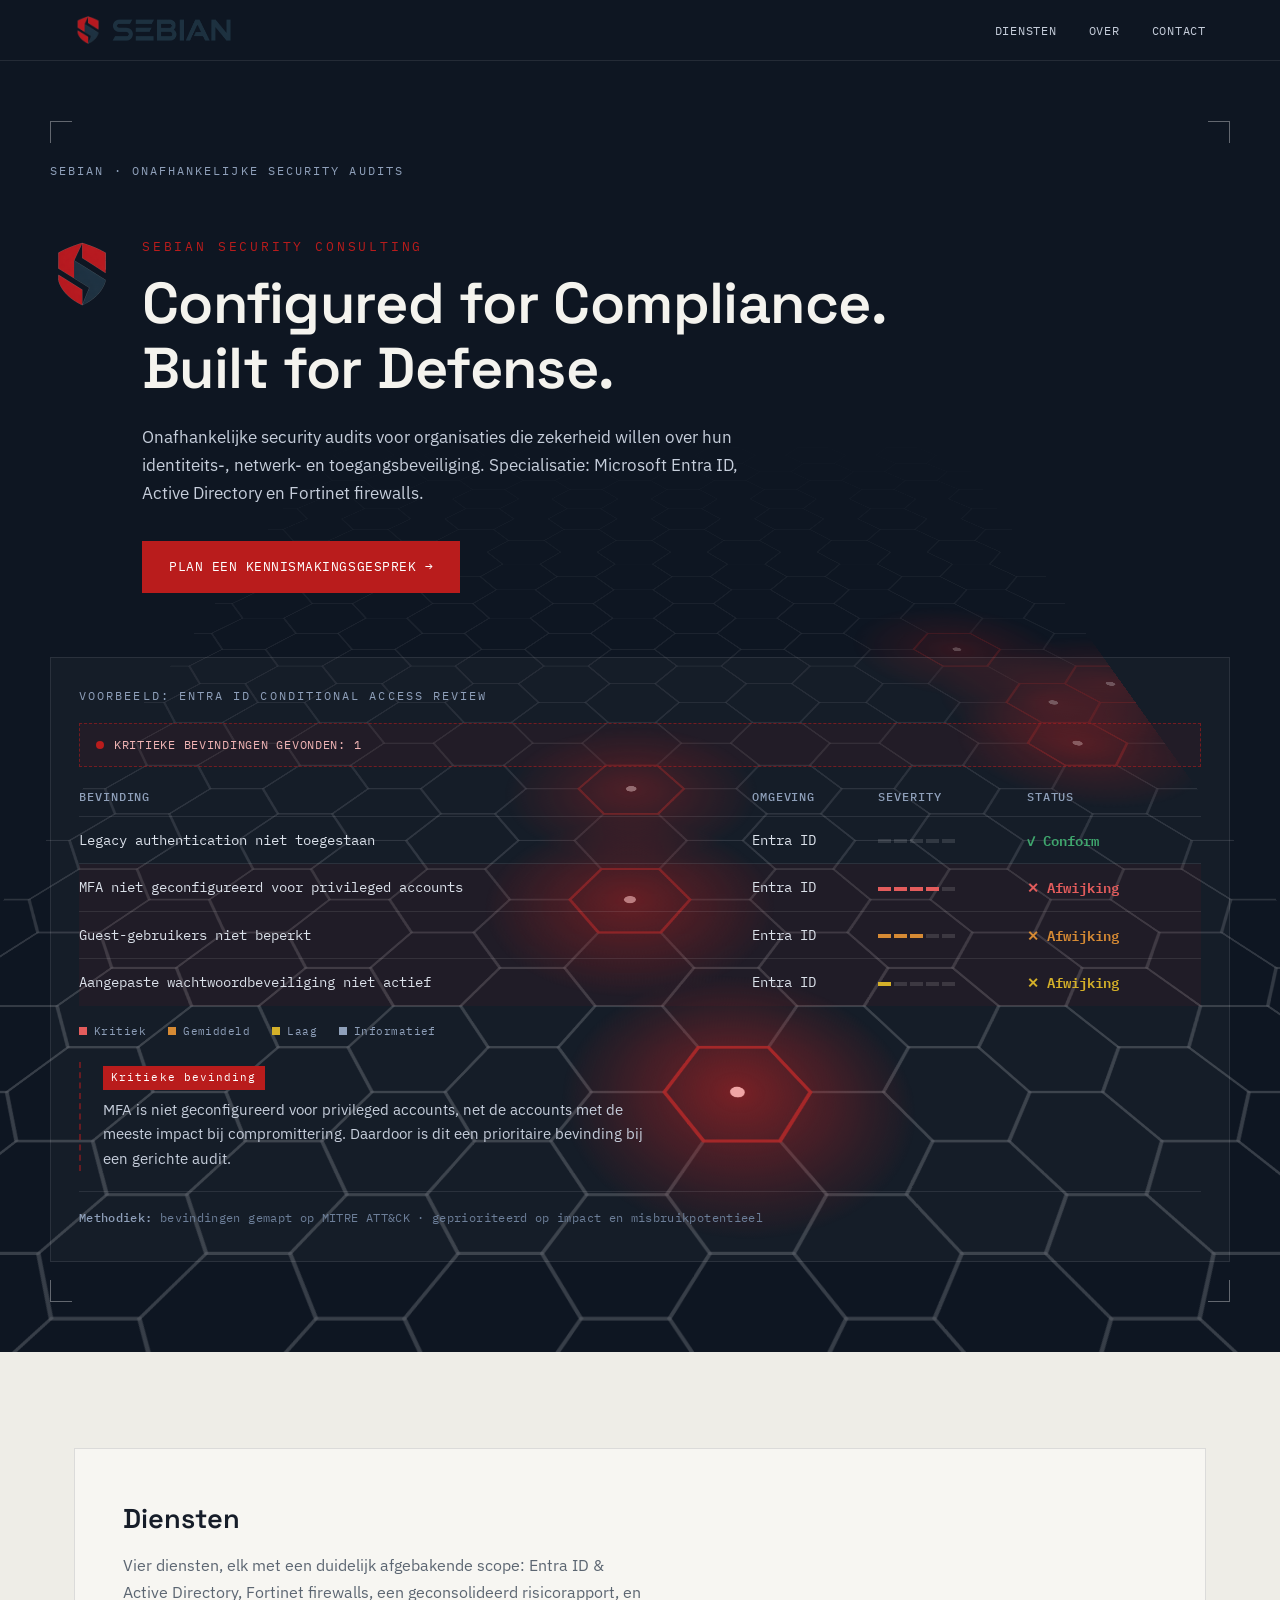
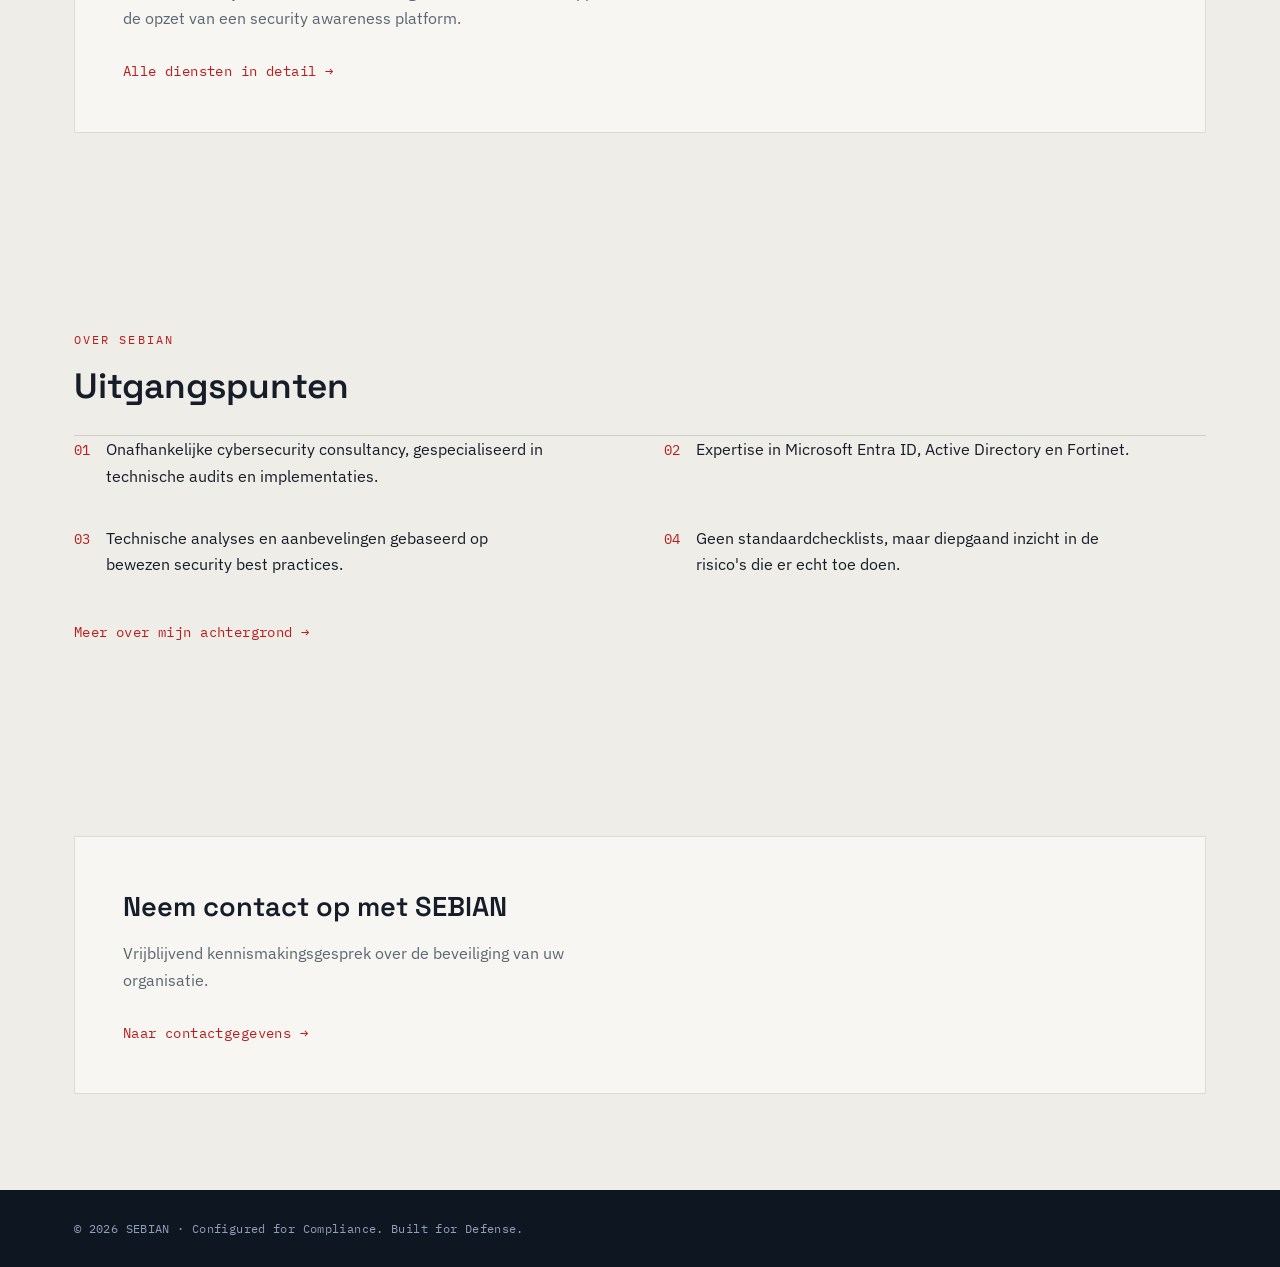
<file: index.html>
<!DOCTYPE html>
<html lang="nl">
<head>
<meta charset="UTF-8">
<meta name="viewport" content="width=device-width, initial-scale=1.0">
<title>SEBIAN | Configured for Compliance. Built for Defense.</title>
<meta name="description" content="Onafhankelijke cybersecurity audits van Microsoft Entra ID, Active Directory en Fortinet firewalls. Praktische aanbevelingen, geen generieke rapporten.">
<link rel="canonical" href="https://www.sebian.be/">
<meta name="theme-color" content="#0e1622">
<link rel="icon" type="image/x-icon" href="favicon.ico">
<link rel="icon" type="image/png" sizes="32x32" href="favicon.png">
<link rel="apple-touch-icon" href="sebian-icon.png">

<meta property="og:type" content="website">
<meta property="og:site_name" content="SEBIAN">
<meta property="og:title" content="SEBIAN | Configured for Compliance. Built for Defense.">
<meta property="og:description" content="Onafhankelijke cybersecurity audits van Microsoft Entra ID, Active Directory en Fortinet firewalls.">
<meta property="og:url" content="https://www.sebian.be/">
<meta property="og:image" content="https://www.sebian.be/SEBIAN-LOGO.png">
<meta name="twitter:card" content="summary">
<meta name="twitter:title" content="SEBIAN | Configured for Compliance. Built for Defense.">
<meta name="twitter:description" content="Onafhankelijke cybersecurity audits van Microsoft Entra ID, Active Directory en Fortinet firewalls.">
<meta name="twitter:image" content="https://www.sebian.be/SEBIAN-LOGO.png">
<link rel="preconnect" href="https://fonts.googleapis.com">
<link rel="preconnect" href="https://fonts.gstatic.com" crossorigin>
<link href="https://fonts.googleapis.com/css2?family=Space+Grotesk:wght@400;500;600;700&family=IBM+Plex+Mono:wght@400;500;600&family=IBM+Plex+Sans:wght@400;500;600&display=swap" rel="stylesheet">
<link rel="stylesheet" href="styles.css">
</head>
<body>

<header class="nav">
  <div class="nav-inner">
    <a class="nav-brand" href="#top">
      <img class="icon" src="sebian-icon.png" alt="">
      <img class="wordmark" src="sebian-wordmark.png" alt="SEBIAN">
    </a>
    <ul class="nav-links">
      <li><a href="diensten.html">Diensten</a></li>
      <li><a href="over.html">Over</a></li>
      <li><a href="contact.html">Contact</a></li>
    </ul>
  </div>
</header>

<section class="hero" id="top">
<div class="hex-stage">
<svg class="hex-bg" viewBox="0 0 1000 1000" preserveAspectRatio="xMidYMax slice" xmlns="http://www.w3.org/2000/svg">
<defs><radialGradient id="hg" cx="50%" cy="50%" r="50%"><stop offset="0%" stop-color="#b91c1c" stop-opacity="0.6"/><stop offset="100%" stop-color="#b91c1c" stop-opacity="0"/></radialGradient></defs>
<g fill="none" stroke="rgba(255,255,255,0.09)" stroke-width="1.4">
<path d="M 30.0,0.0 L 15.0,26.0 L -15.0,26.0 L -30.0,0.0 L -15.0,-26.0 L 15.0,-26.0 Z"/>
<path d="M 30.0,52.0 L 15.0,77.9 L -15.0,77.9 L -30.0,52.0 L -15.0,26.0 L 15.0,26.0 Z"/>
<path d="M 30.0,103.9 L 15.0,129.9 L -15.0,129.9 L -30.0,103.9 L -15.0,77.9 L 15.0,77.9 Z"/>
<path d="M 30.0,155.9 L 15.0,181.9 L -15.0,181.9 L -30.0,155.9 L -15.0,129.9 L 15.0,129.9 Z"/>
<path d="M 30.0,207.8 L 15.0,233.8 L -15.0,233.8 L -30.0,207.8 L -15.0,181.9 L 15.0,181.9 Z"/>
<path d="M 30.0,259.8 L 15.0,285.8 L -15.0,285.8 L -30.0,259.8 L -15.0,233.8 L 15.0,233.8 Z"/>
<path d="M 30.0,311.8 L 15.0,337.7 L -15.0,337.7 L -30.0,311.8 L -15.0,285.8 L 15.0,285.8 Z"/>
<path d="M 30.0,363.7 L 15.0,389.7 L -15.0,389.7 L -30.0,363.7 L -15.0,337.7 L 15.0,337.7 Z"/>
<path d="M 30.0,415.7 L 15.0,441.7 L -15.0,441.7 L -30.0,415.7 L -15.0,389.7 L 15.0,389.7 Z"/>
<path d="M 30.0,467.7 L 15.0,493.6 L -15.0,493.6 L -30.0,467.7 L -15.0,441.7 L 15.0,441.7 Z"/>
<path d="M 30.0,519.6 L 15.0,545.6 L -15.0,545.6 L -30.0,519.6 L -15.0,493.6 L 15.0,493.6 Z"/>
<path d="M 30.0,571.6 L 15.0,597.6 L -15.0,597.6 L -30.0,571.6 L -15.0,545.6 L 15.0,545.6 Z"/>
<path d="M 30.0,623.5 L 15.0,649.5 L -15.0,649.5 L -30.0,623.5 L -15.0,597.6 L 15.0,597.6 Z"/>
<path d="M 30.0,675.5 L 15.0,701.5 L -15.0,701.5 L -30.0,675.5 L -15.0,649.5 L 15.0,649.5 Z"/>
<path d="M 30.0,727.5 L 15.0,753.4 L -15.0,753.4 L -30.0,727.5 L -15.0,701.5 L 15.0,701.5 Z"/>
<path d="M 30.0,779.4 L 15.0,805.4 L -15.0,805.4 L -30.0,779.4 L -15.0,753.4 L 15.0,753.4 Z"/>
<path d="M 30.0,831.4 L 15.0,857.4 L -15.0,857.4 L -30.0,831.4 L -15.0,805.4 L 15.0,805.4 Z"/>
<path d="M 30.0,883.3 L 15.0,909.3 L -15.0,909.3 L -30.0,883.3 L -15.0,857.4 L 15.0,857.4 Z"/>
<path d="M 30.0,935.3 L 15.0,961.3 L -15.0,961.3 L -30.0,935.3 L -15.0,909.3 L 15.0,909.3 Z"/>
<path d="M 30.0,987.3 L 15.0,1013.2 L -15.0,1013.2 L -30.0,987.3 L -15.0,961.3 L 15.0,961.3 Z"/>
<path d="M 75.0,-26.0 L 60.0,0.0 L 30.0,0.0 L 15.0,-26.0 L 30.0,-52.0 L 60.0,-52.0 Z"/>
<path d="M 75.0,26.0 L 60.0,52.0 L 30.0,52.0 L 15.0,26.0 L 30.0,0.0 L 60.0,0.0 Z"/>
<path d="M 75.0,77.9 L 60.0,103.9 L 30.0,103.9 L 15.0,77.9 L 30.0,52.0 L 60.0,52.0 Z"/>
<path d="M 75.0,129.9 L 60.0,155.9 L 30.0,155.9 L 15.0,129.9 L 30.0,103.9 L 60.0,103.9 Z"/>
<path d="M 75.0,181.9 L 60.0,207.8 L 30.0,207.8 L 15.0,181.9 L 30.0,155.9 L 60.0,155.9 Z"/>
<path d="M 75.0,233.8 L 60.0,259.8 L 30.0,259.8 L 15.0,233.8 L 30.0,207.8 L 60.0,207.8 Z"/>
<path d="M 75.0,285.8 L 60.0,311.8 L 30.0,311.8 L 15.0,285.8 L 30.0,259.8 L 60.0,259.8 Z"/>
<path d="M 75.0,337.7 L 60.0,363.7 L 30.0,363.7 L 15.0,337.7 L 30.0,311.8 L 60.0,311.8 Z"/>
<path d="M 75.0,389.7 L 60.0,415.7 L 30.0,415.7 L 15.0,389.7 L 30.0,363.7 L 60.0,363.7 Z"/>
<path d="M 75.0,441.7 L 60.0,467.7 L 30.0,467.7 L 15.0,441.7 L 30.0,415.7 L 60.0,415.7 Z"/>
<path d="M 75.0,493.6 L 60.0,519.6 L 30.0,519.6 L 15.0,493.6 L 30.0,467.7 L 60.0,467.7 Z"/>
<path d="M 75.0,545.6 L 60.0,571.6 L 30.0,571.6 L 15.0,545.6 L 30.0,519.6 L 60.0,519.6 Z"/>
<path d="M 75.0,597.6 L 60.0,623.5 L 30.0,623.5 L 15.0,597.6 L 30.0,571.6 L 60.0,571.6 Z"/>
<path d="M 75.0,649.5 L 60.0,675.5 L 30.0,675.5 L 15.0,649.5 L 30.0,623.5 L 60.0,623.5 Z"/>
<path d="M 75.0,701.5 L 60.0,727.5 L 30.0,727.5 L 15.0,701.5 L 30.0,675.5 L 60.0,675.5 Z"/>
<path d="M 75.0,753.4 L 60.0,779.4 L 30.0,779.4 L 15.0,753.4 L 30.0,727.5 L 60.0,727.5 Z"/>
<path d="M 75.0,805.4 L 60.0,831.4 L 30.0,831.4 L 15.0,805.4 L 30.0,779.4 L 60.0,779.4 Z"/>
<path d="M 75.0,857.4 L 60.0,883.3 L 30.0,883.3 L 15.0,857.4 L 30.0,831.4 L 60.0,831.4 Z"/>
<path d="M 75.0,909.3 L 60.0,935.3 L 30.0,935.3 L 15.0,909.3 L 30.0,883.3 L 60.0,883.3 Z"/>
<path d="M 75.0,961.3 L 60.0,987.3 L 30.0,987.3 L 15.0,961.3 L 30.0,935.3 L 60.0,935.3 Z"/>
<path d="M 75.0,1013.2 L 60.0,1039.2 L 30.0,1039.2 L 15.0,1013.2 L 30.0,987.3 L 60.0,987.3 Z"/>
<path d="M 120.0,0.0 L 105.0,26.0 L 75.0,26.0 L 60.0,0.0 L 75.0,-26.0 L 105.0,-26.0 Z"/>
<path d="M 120.0,52.0 L 105.0,77.9 L 75.0,77.9 L 60.0,52.0 L 75.0,26.0 L 105.0,26.0 Z"/>
<path d="M 120.0,103.9 L 105.0,129.9 L 75.0,129.9 L 60.0,103.9 L 75.0,77.9 L 105.0,77.9 Z"/>
<path d="M 120.0,155.9 L 105.0,181.9 L 75.0,181.9 L 60.0,155.9 L 75.0,129.9 L 105.0,129.9 Z"/>
<path d="M 120.0,207.8 L 105.0,233.8 L 75.0,233.8 L 60.0,207.8 L 75.0,181.9 L 105.0,181.9 Z"/>
<path d="M 120.0,259.8 L 105.0,285.8 L 75.0,285.8 L 60.0,259.8 L 75.0,233.8 L 105.0,233.8 Z"/>
<path d="M 120.0,311.8 L 105.0,337.7 L 75.0,337.7 L 60.0,311.8 L 75.0,285.8 L 105.0,285.8 Z"/>
<path d="M 120.0,363.7 L 105.0,389.7 L 75.0,389.7 L 60.0,363.7 L 75.0,337.7 L 105.0,337.7 Z"/>
<path d="M 120.0,415.7 L 105.0,441.7 L 75.0,441.7 L 60.0,415.7 L 75.0,389.7 L 105.0,389.7 Z"/>
<path d="M 120.0,467.7 L 105.0,493.6 L 75.0,493.6 L 60.0,467.7 L 75.0,441.7 L 105.0,441.7 Z"/>
<path d="M 120.0,519.6 L 105.0,545.6 L 75.0,545.6 L 60.0,519.6 L 75.0,493.6 L 105.0,493.6 Z"/>
<path d="M 120.0,571.6 L 105.0,597.6 L 75.0,597.6 L 60.0,571.6 L 75.0,545.6 L 105.0,545.6 Z"/>
<path d="M 120.0,623.5 L 105.0,649.5 L 75.0,649.5 L 60.0,623.5 L 75.0,597.6 L 105.0,597.6 Z"/>
<path d="M 120.0,675.5 L 105.0,701.5 L 75.0,701.5 L 60.0,675.5 L 75.0,649.5 L 105.0,649.5 Z"/>
<path d="M 120.0,727.5 L 105.0,753.4 L 75.0,753.4 L 60.0,727.5 L 75.0,701.5 L 105.0,701.5 Z"/>
<path d="M 120.0,779.4 L 105.0,805.4 L 75.0,805.4 L 60.0,779.4 L 75.0,753.4 L 105.0,753.4 Z"/>
<path d="M 120.0,831.4 L 105.0,857.4 L 75.0,857.4 L 60.0,831.4 L 75.0,805.4 L 105.0,805.4 Z"/>
<path d="M 120.0,883.3 L 105.0,909.3 L 75.0,909.3 L 60.0,883.3 L 75.0,857.4 L 105.0,857.4 Z"/>
<path d="M 120.0,935.3 L 105.0,961.3 L 75.0,961.3 L 60.0,935.3 L 75.0,909.3 L 105.0,909.3 Z"/>
<path d="M 120.0,987.3 L 105.0,1013.2 L 75.0,1013.2 L 60.0,987.3 L 75.0,961.3 L 105.0,961.3 Z"/>
<path d="M 165.0,-26.0 L 150.0,0.0 L 120.0,0.0 L 105.0,-26.0 L 120.0,-52.0 L 150.0,-52.0 Z"/>
<path d="M 165.0,26.0 L 150.0,52.0 L 120.0,52.0 L 105.0,26.0 L 120.0,0.0 L 150.0,0.0 Z"/>
<path d="M 165.0,77.9 L 150.0,103.9 L 120.0,103.9 L 105.0,77.9 L 120.0,52.0 L 150.0,52.0 Z"/>
<path d="M 165.0,129.9 L 150.0,155.9 L 120.0,155.9 L 105.0,129.9 L 120.0,103.9 L 150.0,103.9 Z"/>
<path d="M 165.0,181.9 L 150.0,207.8 L 120.0,207.8 L 105.0,181.9 L 120.0,155.9 L 150.0,155.9 Z"/>
<path d="M 165.0,233.8 L 150.0,259.8 L 120.0,259.8 L 105.0,233.8 L 120.0,207.8 L 150.0,207.8 Z"/>
<path d="M 165.0,285.8 L 150.0,311.8 L 120.0,311.8 L 105.0,285.8 L 120.0,259.8 L 150.0,259.8 Z"/>
<path d="M 165.0,337.7 L 150.0,363.7 L 120.0,363.7 L 105.0,337.7 L 120.0,311.8 L 150.0,311.8 Z"/>
<path d="M 165.0,389.7 L 150.0,415.7 L 120.0,415.7 L 105.0,389.7 L 120.0,363.7 L 150.0,363.7 Z"/>
<path d="M 165.0,441.7 L 150.0,467.7 L 120.0,467.7 L 105.0,441.7 L 120.0,415.7 L 150.0,415.7 Z"/>
<path d="M 165.0,493.6 L 150.0,519.6 L 120.0,519.6 L 105.0,493.6 L 120.0,467.7 L 150.0,467.7 Z"/>
<path d="M 165.0,545.6 L 150.0,571.6 L 120.0,571.6 L 105.0,545.6 L 120.0,519.6 L 150.0,519.6 Z"/>
<path d="M 165.0,597.6 L 150.0,623.5 L 120.0,623.5 L 105.0,597.6 L 120.0,571.6 L 150.0,571.6 Z"/>
<path d="M 165.0,649.5 L 150.0,675.5 L 120.0,675.5 L 105.0,649.5 L 120.0,623.5 L 150.0,623.5 Z"/>
<path d="M 165.0,701.5 L 150.0,727.5 L 120.0,727.5 L 105.0,701.5 L 120.0,675.5 L 150.0,675.5 Z"/>
<path d="M 165.0,753.4 L 150.0,779.4 L 120.0,779.4 L 105.0,753.4 L 120.0,727.5 L 150.0,727.5 Z"/>
<path d="M 165.0,805.4 L 150.0,831.4 L 120.0,831.4 L 105.0,805.4 L 120.0,779.4 L 150.0,779.4 Z"/>
<path d="M 165.0,857.4 L 150.0,883.3 L 120.0,883.3 L 105.0,857.4 L 120.0,831.4 L 150.0,831.4 Z"/>
<path d="M 165.0,909.3 L 150.0,935.3 L 120.0,935.3 L 105.0,909.3 L 120.0,883.3 L 150.0,883.3 Z"/>
<path d="M 165.0,961.3 L 150.0,987.3 L 120.0,987.3 L 105.0,961.3 L 120.0,935.3 L 150.0,935.3 Z"/>
<path d="M 165.0,1013.2 L 150.0,1039.2 L 120.0,1039.2 L 105.0,1013.2 L 120.0,987.3 L 150.0,987.3 Z"/>
<path d="M 210.0,0.0 L 195.0,26.0 L 165.0,26.0 L 150.0,0.0 L 165.0,-26.0 L 195.0,-26.0 Z"/>
<path d="M 210.0,52.0 L 195.0,77.9 L 165.0,77.9 L 150.0,52.0 L 165.0,26.0 L 195.0,26.0 Z"/>
<path d="M 210.0,103.9 L 195.0,129.9 L 165.0,129.9 L 150.0,103.9 L 165.0,77.9 L 195.0,77.9 Z"/>
<path d="M 210.0,155.9 L 195.0,181.9 L 165.0,181.9 L 150.0,155.9 L 165.0,129.9 L 195.0,129.9 Z"/>
<path d="M 210.0,207.8 L 195.0,233.8 L 165.0,233.8 L 150.0,207.8 L 165.0,181.9 L 195.0,181.9 Z"/>
<path d="M 210.0,259.8 L 195.0,285.8 L 165.0,285.8 L 150.0,259.8 L 165.0,233.8 L 195.0,233.8 Z"/>
<path d="M 210.0,311.8 L 195.0,337.7 L 165.0,337.7 L 150.0,311.8 L 165.0,285.8 L 195.0,285.8 Z"/>
<path d="M 210.0,363.7 L 195.0,389.7 L 165.0,389.7 L 150.0,363.7 L 165.0,337.7 L 195.0,337.7 Z"/>
<path d="M 210.0,415.7 L 195.0,441.7 L 165.0,441.7 L 150.0,415.7 L 165.0,389.7 L 195.0,389.7 Z"/>
<path d="M 210.0,467.7 L 195.0,493.6 L 165.0,493.6 L 150.0,467.7 L 165.0,441.7 L 195.0,441.7 Z"/>
<path d="M 210.0,519.6 L 195.0,545.6 L 165.0,545.6 L 150.0,519.6 L 165.0,493.6 L 195.0,493.6 Z"/>
<path d="M 210.0,571.6 L 195.0,597.6 L 165.0,597.6 L 150.0,571.6 L 165.0,545.6 L 195.0,545.6 Z"/>
<path d="M 210.0,623.5 L 195.0,649.5 L 165.0,649.5 L 150.0,623.5 L 165.0,597.6 L 195.0,597.6 Z"/>
<path d="M 210.0,675.5 L 195.0,701.5 L 165.0,701.5 L 150.0,675.5 L 165.0,649.5 L 195.0,649.5 Z"/>
<path d="M 210.0,727.5 L 195.0,753.4 L 165.0,753.4 L 150.0,727.5 L 165.0,701.5 L 195.0,701.5 Z"/>
<path d="M 210.0,779.4 L 195.0,805.4 L 165.0,805.4 L 150.0,779.4 L 165.0,753.4 L 195.0,753.4 Z"/>
<path d="M 210.0,831.4 L 195.0,857.4 L 165.0,857.4 L 150.0,831.4 L 165.0,805.4 L 195.0,805.4 Z"/>
<path d="M 210.0,883.3 L 195.0,909.3 L 165.0,909.3 L 150.0,883.3 L 165.0,857.4 L 195.0,857.4 Z"/>
<path d="M 210.0,935.3 L 195.0,961.3 L 165.0,961.3 L 150.0,935.3 L 165.0,909.3 L 195.0,909.3 Z"/>
<path d="M 210.0,987.3 L 195.0,1013.2 L 165.0,1013.2 L 150.0,987.3 L 165.0,961.3 L 195.0,961.3 Z"/>
<path d="M 255.0,-26.0 L 240.0,0.0 L 210.0,0.0 L 195.0,-26.0 L 210.0,-52.0 L 240.0,-52.0 Z"/>
<path d="M 255.0,26.0 L 240.0,52.0 L 210.0,52.0 L 195.0,26.0 L 210.0,0.0 L 240.0,0.0 Z"/>
<path d="M 255.0,77.9 L 240.0,103.9 L 210.0,103.9 L 195.0,77.9 L 210.0,52.0 L 240.0,52.0 Z"/>
<path d="M 255.0,129.9 L 240.0,155.9 L 210.0,155.9 L 195.0,129.9 L 210.0,103.9 L 240.0,103.9 Z"/>
<path d="M 255.0,181.9 L 240.0,207.8 L 210.0,207.8 L 195.0,181.9 L 210.0,155.9 L 240.0,155.9 Z"/>
<path d="M 255.0,233.8 L 240.0,259.8 L 210.0,259.8 L 195.0,233.8 L 210.0,207.8 L 240.0,207.8 Z"/>
<path d="M 255.0,285.8 L 240.0,311.8 L 210.0,311.8 L 195.0,285.8 L 210.0,259.8 L 240.0,259.8 Z"/>
<path d="M 255.0,337.7 L 240.0,363.7 L 210.0,363.7 L 195.0,337.7 L 210.0,311.8 L 240.0,311.8 Z"/>
<path d="M 255.0,389.7 L 240.0,415.7 L 210.0,415.7 L 195.0,389.7 L 210.0,363.7 L 240.0,363.7 Z"/>
<path d="M 255.0,441.7 L 240.0,467.7 L 210.0,467.7 L 195.0,441.7 L 210.0,415.7 L 240.0,415.7 Z"/>
<path d="M 255.0,493.6 L 240.0,519.6 L 210.0,519.6 L 195.0,493.6 L 210.0,467.7 L 240.0,467.7 Z"/>
<path d="M 255.0,545.6 L 240.0,571.6 L 210.0,571.6 L 195.0,545.6 L 210.0,519.6 L 240.0,519.6 Z"/>
<path d="M 255.0,597.6 L 240.0,623.5 L 210.0,623.5 L 195.0,597.6 L 210.0,571.6 L 240.0,571.6 Z"/>
<path d="M 255.0,649.5 L 240.0,675.5 L 210.0,675.5 L 195.0,649.5 L 210.0,623.5 L 240.0,623.5 Z"/>
<path d="M 255.0,701.5 L 240.0,727.5 L 210.0,727.5 L 195.0,701.5 L 210.0,675.5 L 240.0,675.5 Z"/>
<path d="M 255.0,753.4 L 240.0,779.4 L 210.0,779.4 L 195.0,753.4 L 210.0,727.5 L 240.0,727.5 Z"/>
<path d="M 255.0,805.4 L 240.0,831.4 L 210.0,831.4 L 195.0,805.4 L 210.0,779.4 L 240.0,779.4 Z"/>
<path d="M 255.0,857.4 L 240.0,883.3 L 210.0,883.3 L 195.0,857.4 L 210.0,831.4 L 240.0,831.4 Z"/>
<path d="M 255.0,909.3 L 240.0,935.3 L 210.0,935.3 L 195.0,909.3 L 210.0,883.3 L 240.0,883.3 Z"/>
<path d="M 255.0,961.3 L 240.0,987.3 L 210.0,987.3 L 195.0,961.3 L 210.0,935.3 L 240.0,935.3 Z"/>
<path d="M 255.0,1013.2 L 240.0,1039.2 L 210.0,1039.2 L 195.0,1013.2 L 210.0,987.3 L 240.0,987.3 Z"/>
<path d="M 300.0,0.0 L 285.0,26.0 L 255.0,26.0 L 240.0,0.0 L 255.0,-26.0 L 285.0,-26.0 Z"/>
<path d="M 300.0,52.0 L 285.0,77.9 L 255.0,77.9 L 240.0,52.0 L 255.0,26.0 L 285.0,26.0 Z"/>
<path d="M 300.0,103.9 L 285.0,129.9 L 255.0,129.9 L 240.0,103.9 L 255.0,77.9 L 285.0,77.9 Z"/>
<path d="M 300.0,155.9 L 285.0,181.9 L 255.0,181.9 L 240.0,155.9 L 255.0,129.9 L 285.0,129.9 Z"/>
<path d="M 300.0,207.8 L 285.0,233.8 L 255.0,233.8 L 240.0,207.8 L 255.0,181.9 L 285.0,181.9 Z"/>
<path d="M 300.0,259.8 L 285.0,285.8 L 255.0,285.8 L 240.0,259.8 L 255.0,233.8 L 285.0,233.8 Z"/>
<path d="M 300.0,311.8 L 285.0,337.7 L 255.0,337.7 L 240.0,311.8 L 255.0,285.8 L 285.0,285.8 Z"/>
<path d="M 300.0,363.7 L 285.0,389.7 L 255.0,389.7 L 240.0,363.7 L 255.0,337.7 L 285.0,337.7 Z"/>
<path d="M 300.0,415.7 L 285.0,441.7 L 255.0,441.7 L 240.0,415.7 L 255.0,389.7 L 285.0,389.7 Z"/>
<path d="M 300.0,467.7 L 285.0,493.6 L 255.0,493.6 L 240.0,467.7 L 255.0,441.7 L 285.0,441.7 Z"/>
<path d="M 300.0,519.6 L 285.0,545.6 L 255.0,545.6 L 240.0,519.6 L 255.0,493.6 L 285.0,493.6 Z"/>
<path d="M 300.0,571.6 L 285.0,597.6 L 255.0,597.6 L 240.0,571.6 L 255.0,545.6 L 285.0,545.6 Z"/>
<path d="M 300.0,623.5 L 285.0,649.5 L 255.0,649.5 L 240.0,623.5 L 255.0,597.6 L 285.0,597.6 Z"/>
<path d="M 300.0,675.5 L 285.0,701.5 L 255.0,701.5 L 240.0,675.5 L 255.0,649.5 L 285.0,649.5 Z"/>
<path d="M 300.0,727.5 L 285.0,753.4 L 255.0,753.4 L 240.0,727.5 L 255.0,701.5 L 285.0,701.5 Z"/>
<path d="M 300.0,779.4 L 285.0,805.4 L 255.0,805.4 L 240.0,779.4 L 255.0,753.4 L 285.0,753.4 Z"/>
<path d="M 300.0,831.4 L 285.0,857.4 L 255.0,857.4 L 240.0,831.4 L 255.0,805.4 L 285.0,805.4 Z"/>
<path d="M 300.0,883.3 L 285.0,909.3 L 255.0,909.3 L 240.0,883.3 L 255.0,857.4 L 285.0,857.4 Z"/>
<path d="M 300.0,935.3 L 285.0,961.3 L 255.0,961.3 L 240.0,935.3 L 255.0,909.3 L 285.0,909.3 Z"/>
<path d="M 300.0,987.3 L 285.0,1013.2 L 255.0,1013.2 L 240.0,987.3 L 255.0,961.3 L 285.0,961.3 Z"/>
<path d="M 345.0,-26.0 L 330.0,0.0 L 300.0,0.0 L 285.0,-26.0 L 300.0,-52.0 L 330.0,-52.0 Z"/>
<path d="M 345.0,26.0 L 330.0,52.0 L 300.0,52.0 L 285.0,26.0 L 300.0,0.0 L 330.0,0.0 Z"/>
<path d="M 345.0,77.9 L 330.0,103.9 L 300.0,103.9 L 285.0,77.9 L 300.0,52.0 L 330.0,52.0 Z"/>
<path d="M 345.0,129.9 L 330.0,155.9 L 300.0,155.9 L 285.0,129.9 L 300.0,103.9 L 330.0,103.9 Z"/>
<path d="M 345.0,181.9 L 330.0,207.8 L 300.0,207.8 L 285.0,181.9 L 300.0,155.9 L 330.0,155.9 Z"/>
<path d="M 345.0,233.8 L 330.0,259.8 L 300.0,259.8 L 285.0,233.8 L 300.0,207.8 L 330.0,207.8 Z"/>
<path d="M 345.0,285.8 L 330.0,311.8 L 300.0,311.8 L 285.0,285.8 L 300.0,259.8 L 330.0,259.8 Z"/>
<path d="M 345.0,337.7 L 330.0,363.7 L 300.0,363.7 L 285.0,337.7 L 300.0,311.8 L 330.0,311.8 Z"/>
<path d="M 345.0,389.7 L 330.0,415.7 L 300.0,415.7 L 285.0,389.7 L 300.0,363.7 L 330.0,363.7 Z"/>
<path d="M 345.0,441.7 L 330.0,467.7 L 300.0,467.7 L 285.0,441.7 L 300.0,415.7 L 330.0,415.7 Z"/>
<path d="M 345.0,493.6 L 330.0,519.6 L 300.0,519.6 L 285.0,493.6 L 300.0,467.7 L 330.0,467.7 Z"/>
<path d="M 345.0,545.6 L 330.0,571.6 L 300.0,571.6 L 285.0,545.6 L 300.0,519.6 L 330.0,519.6 Z"/>
<path d="M 345.0,597.6 L 330.0,623.5 L 300.0,623.5 L 285.0,597.6 L 300.0,571.6 L 330.0,571.6 Z"/>
<path d="M 345.0,649.5 L 330.0,675.5 L 300.0,675.5 L 285.0,649.5 L 300.0,623.5 L 330.0,623.5 Z"/>
<path d="M 345.0,701.5 L 330.0,727.5 L 300.0,727.5 L 285.0,701.5 L 300.0,675.5 L 330.0,675.5 Z"/>
<path d="M 345.0,753.4 L 330.0,779.4 L 300.0,779.4 L 285.0,753.4 L 300.0,727.5 L 330.0,727.5 Z"/>
<path d="M 345.0,805.4 L 330.0,831.4 L 300.0,831.4 L 285.0,805.4 L 300.0,779.4 L 330.0,779.4 Z"/>
<path d="M 345.0,857.4 L 330.0,883.3 L 300.0,883.3 L 285.0,857.4 L 300.0,831.4 L 330.0,831.4 Z"/>
<path d="M 345.0,909.3 L 330.0,935.3 L 300.0,935.3 L 285.0,909.3 L 300.0,883.3 L 330.0,883.3 Z"/>
<path d="M 345.0,961.3 L 330.0,987.3 L 300.0,987.3 L 285.0,961.3 L 300.0,935.3 L 330.0,935.3 Z"/>
<path d="M 345.0,1013.2 L 330.0,1039.2 L 300.0,1039.2 L 285.0,1013.2 L 300.0,987.3 L 330.0,987.3 Z"/>
<path d="M 390.0,0.0 L 375.0,26.0 L 345.0,26.0 L 330.0,0.0 L 345.0,-26.0 L 375.0,-26.0 Z"/>
<path d="M 390.0,52.0 L 375.0,77.9 L 345.0,77.9 L 330.0,52.0 L 345.0,26.0 L 375.0,26.0 Z"/>
<path d="M 390.0,103.9 L 375.0,129.9 L 345.0,129.9 L 330.0,103.9 L 345.0,77.9 L 375.0,77.9 Z"/>
<path d="M 390.0,155.9 L 375.0,181.9 L 345.0,181.9 L 330.0,155.9 L 345.0,129.9 L 375.0,129.9 Z"/>
<path d="M 390.0,207.8 L 375.0,233.8 L 345.0,233.8 L 330.0,207.8 L 345.0,181.9 L 375.0,181.9 Z"/>
<path d="M 390.0,259.8 L 375.0,285.8 L 345.0,285.8 L 330.0,259.8 L 345.0,233.8 L 375.0,233.8 Z"/>
<path d="M 390.0,311.8 L 375.0,337.7 L 345.0,337.7 L 330.0,311.8 L 345.0,285.8 L 375.0,285.8 Z"/>
<path d="M 390.0,363.7 L 375.0,389.7 L 345.0,389.7 L 330.0,363.7 L 345.0,337.7 L 375.0,337.7 Z"/>
<path d="M 390.0,415.7 L 375.0,441.7 L 345.0,441.7 L 330.0,415.7 L 345.0,389.7 L 375.0,389.7 Z"/>
<path d="M 390.0,467.7 L 375.0,493.6 L 345.0,493.6 L 330.0,467.7 L 345.0,441.7 L 375.0,441.7 Z"/>
<path d="M 390.0,519.6 L 375.0,545.6 L 345.0,545.6 L 330.0,519.6 L 345.0,493.6 L 375.0,493.6 Z"/>
<path d="M 390.0,571.6 L 375.0,597.6 L 345.0,597.6 L 330.0,571.6 L 345.0,545.6 L 375.0,545.6 Z"/>
<path d="M 390.0,623.5 L 375.0,649.5 L 345.0,649.5 L 330.0,623.5 L 345.0,597.6 L 375.0,597.6 Z"/>
<path d="M 390.0,675.5 L 375.0,701.5 L 345.0,701.5 L 330.0,675.5 L 345.0,649.5 L 375.0,649.5 Z"/>
<path d="M 390.0,727.5 L 375.0,753.4 L 345.0,753.4 L 330.0,727.5 L 345.0,701.5 L 375.0,701.5 Z"/>
<path d="M 390.0,779.4 L 375.0,805.4 L 345.0,805.4 L 330.0,779.4 L 345.0,753.4 L 375.0,753.4 Z"/>
<path d="M 390.0,831.4 L 375.0,857.4 L 345.0,857.4 L 330.0,831.4 L 345.0,805.4 L 375.0,805.4 Z"/>
<path d="M 390.0,883.3 L 375.0,909.3 L 345.0,909.3 L 330.0,883.3 L 345.0,857.4 L 375.0,857.4 Z"/>
<path d="M 390.0,935.3 L 375.0,961.3 L 345.0,961.3 L 330.0,935.3 L 345.0,909.3 L 375.0,909.3 Z"/>
<path d="M 390.0,987.3 L 375.0,1013.2 L 345.0,1013.2 L 330.0,987.3 L 345.0,961.3 L 375.0,961.3 Z"/>
<path d="M 435.0,-26.0 L 420.0,0.0 L 390.0,0.0 L 375.0,-26.0 L 390.0,-52.0 L 420.0,-52.0 Z"/>
<path d="M 435.0,26.0 L 420.0,52.0 L 390.0,52.0 L 375.0,26.0 L 390.0,0.0 L 420.0,0.0 Z"/>
<path d="M 435.0,77.9 L 420.0,103.9 L 390.0,103.9 L 375.0,77.9 L 390.0,52.0 L 420.0,52.0 Z"/>
<path d="M 435.0,129.9 L 420.0,155.9 L 390.0,155.9 L 375.0,129.9 L 390.0,103.9 L 420.0,103.9 Z"/>
<path d="M 435.0,181.9 L 420.0,207.8 L 390.0,207.8 L 375.0,181.9 L 390.0,155.9 L 420.0,155.9 Z"/>
<path d="M 435.0,233.8 L 420.0,259.8 L 390.0,259.8 L 375.0,233.8 L 390.0,207.8 L 420.0,207.8 Z"/>
<path d="M 435.0,285.8 L 420.0,311.8 L 390.0,311.8 L 375.0,285.8 L 390.0,259.8 L 420.0,259.8 Z"/>
<path d="M 435.0,337.7 L 420.0,363.7 L 390.0,363.7 L 375.0,337.7 L 390.0,311.8 L 420.0,311.8 Z"/>
<path d="M 435.0,389.7 L 420.0,415.7 L 390.0,415.7 L 375.0,389.7 L 390.0,363.7 L 420.0,363.7 Z"/>
<path d="M 435.0,441.7 L 420.0,467.7 L 390.0,467.7 L 375.0,441.7 L 390.0,415.7 L 420.0,415.7 Z"/>
<path d="M 435.0,493.6 L 420.0,519.6 L 390.0,519.6 L 375.0,493.6 L 390.0,467.7 L 420.0,467.7 Z"/>
<path d="M 435.0,545.6 L 420.0,571.6 L 390.0,571.6 L 375.0,545.6 L 390.0,519.6 L 420.0,519.6 Z"/>
<path d="M 435.0,597.6 L 420.0,623.5 L 390.0,623.5 L 375.0,597.6 L 390.0,571.6 L 420.0,571.6 Z"/>
<path d="M 435.0,649.5 L 420.0,675.5 L 390.0,675.5 L 375.0,649.5 L 390.0,623.5 L 420.0,623.5 Z"/>
<path d="M 435.0,701.5 L 420.0,727.5 L 390.0,727.5 L 375.0,701.5 L 390.0,675.5 L 420.0,675.5 Z"/>
<path d="M 435.0,753.4 L 420.0,779.4 L 390.0,779.4 L 375.0,753.4 L 390.0,727.5 L 420.0,727.5 Z"/>
<path d="M 435.0,805.4 L 420.0,831.4 L 390.0,831.4 L 375.0,805.4 L 390.0,779.4 L 420.0,779.4 Z"/>
<path d="M 435.0,857.4 L 420.0,883.3 L 390.0,883.3 L 375.0,857.4 L 390.0,831.4 L 420.0,831.4 Z"/>
<path d="M 435.0,909.3 L 420.0,935.3 L 390.0,935.3 L 375.0,909.3 L 390.0,883.3 L 420.0,883.3 Z"/>
<path d="M 435.0,961.3 L 420.0,987.3 L 390.0,987.3 L 375.0,961.3 L 390.0,935.3 L 420.0,935.3 Z"/>
<path d="M 435.0,1013.2 L 420.0,1039.2 L 390.0,1039.2 L 375.0,1013.2 L 390.0,987.3 L 420.0,987.3 Z"/>
<path d="M 480.0,0.0 L 465.0,26.0 L 435.0,26.0 L 420.0,0.0 L 435.0,-26.0 L 465.0,-26.0 Z"/>
<path d="M 480.0,52.0 L 465.0,77.9 L 435.0,77.9 L 420.0,52.0 L 435.0,26.0 L 465.0,26.0 Z"/>
<path d="M 480.0,103.9 L 465.0,129.9 L 435.0,129.9 L 420.0,103.9 L 435.0,77.9 L 465.0,77.9 Z"/>
<path d="M 480.0,155.9 L 465.0,181.9 L 435.0,181.9 L 420.0,155.9 L 435.0,129.9 L 465.0,129.9 Z"/>
<path d="M 480.0,207.8 L 465.0,233.8 L 435.0,233.8 L 420.0,207.8 L 435.0,181.9 L 465.0,181.9 Z"/>
<path d="M 480.0,259.8 L 465.0,285.8 L 435.0,285.8 L 420.0,259.8 L 435.0,233.8 L 465.0,233.8 Z"/>
<path d="M 480.0,311.8 L 465.0,337.7 L 435.0,337.7 L 420.0,311.8 L 435.0,285.8 L 465.0,285.8 Z"/>
<path d="M 480.0,363.7 L 465.0,389.7 L 435.0,389.7 L 420.0,363.7 L 435.0,337.7 L 465.0,337.7 Z"/>
<path d="M 480.0,415.7 L 465.0,441.7 L 435.0,441.7 L 420.0,415.7 L 435.0,389.7 L 465.0,389.7 Z"/>
<path d="M 480.0,467.7 L 465.0,493.6 L 435.0,493.6 L 420.0,467.7 L 435.0,441.7 L 465.0,441.7 Z"/>
<path d="M 480.0,519.6 L 465.0,545.6 L 435.0,545.6 L 420.0,519.6 L 435.0,493.6 L 465.0,493.6 Z"/>
<path d="M 480.0,571.6 L 465.0,597.6 L 435.0,597.6 L 420.0,571.6 L 435.0,545.6 L 465.0,545.6 Z"/>
<path d="M 480.0,623.5 L 465.0,649.5 L 435.0,649.5 L 420.0,623.5 L 435.0,597.6 L 465.0,597.6 Z"/>
<path d="M 480.0,675.5 L 465.0,701.5 L 435.0,701.5 L 420.0,675.5 L 435.0,649.5 L 465.0,649.5 Z"/>
<path d="M 480.0,727.5 L 465.0,753.4 L 435.0,753.4 L 420.0,727.5 L 435.0,701.5 L 465.0,701.5 Z"/>
<path d="M 480.0,779.4 L 465.0,805.4 L 435.0,805.4 L 420.0,779.4 L 435.0,753.4 L 465.0,753.4 Z"/>
<path d="M 480.0,831.4 L 465.0,857.4 L 435.0,857.4 L 420.0,831.4 L 435.0,805.4 L 465.0,805.4 Z"/>
<path d="M 480.0,883.3 L 465.0,909.3 L 435.0,909.3 L 420.0,883.3 L 435.0,857.4 L 465.0,857.4 Z"/>
<path d="M 480.0,935.3 L 465.0,961.3 L 435.0,961.3 L 420.0,935.3 L 435.0,909.3 L 465.0,909.3 Z"/>
<path d="M 480.0,987.3 L 465.0,1013.2 L 435.0,1013.2 L 420.0,987.3 L 435.0,961.3 L 465.0,961.3 Z"/>
<path d="M 525.0,-26.0 L 510.0,0.0 L 480.0,0.0 L 465.0,-26.0 L 480.0,-52.0 L 510.0,-52.0 Z"/>
<path d="M 525.0,26.0 L 510.0,52.0 L 480.0,52.0 L 465.0,26.0 L 480.0,0.0 L 510.0,0.0 Z"/>
<path d="M 525.0,77.9 L 510.0,103.9 L 480.0,103.9 L 465.0,77.9 L 480.0,52.0 L 510.0,52.0 Z"/>
<path d="M 525.0,129.9 L 510.0,155.9 L 480.0,155.9 L 465.0,129.9 L 480.0,103.9 L 510.0,103.9 Z"/>
<path d="M 525.0,181.9 L 510.0,207.8 L 480.0,207.8 L 465.0,181.9 L 480.0,155.9 L 510.0,155.9 Z"/>
<path d="M 525.0,233.8 L 510.0,259.8 L 480.0,259.8 L 465.0,233.8 L 480.0,207.8 L 510.0,207.8 Z"/>
<path d="M 525.0,285.8 L 510.0,311.8 L 480.0,311.8 L 465.0,285.8 L 480.0,259.8 L 510.0,259.8 Z"/>
<path d="M 525.0,337.7 L 510.0,363.7 L 480.0,363.7 L 465.0,337.7 L 480.0,311.8 L 510.0,311.8 Z"/>
<path d="M 525.0,389.7 L 510.0,415.7 L 480.0,415.7 L 465.0,389.7 L 480.0,363.7 L 510.0,363.7 Z"/>
<path d="M 525.0,441.7 L 510.0,467.7 L 480.0,467.7 L 465.0,441.7 L 480.0,415.7 L 510.0,415.7 Z"/>
<path d="M 525.0,493.6 L 510.0,519.6 L 480.0,519.6 L 465.0,493.6 L 480.0,467.7 L 510.0,467.7 Z"/>
<path d="M 525.0,545.6 L 510.0,571.6 L 480.0,571.6 L 465.0,545.6 L 480.0,519.6 L 510.0,519.6 Z"/>
<path d="M 525.0,597.6 L 510.0,623.5 L 480.0,623.5 L 465.0,597.6 L 480.0,571.6 L 510.0,571.6 Z"/>
<path d="M 525.0,649.5 L 510.0,675.5 L 480.0,675.5 L 465.0,649.5 L 480.0,623.5 L 510.0,623.5 Z"/>
<path d="M 525.0,701.5 L 510.0,727.5 L 480.0,727.5 L 465.0,701.5 L 480.0,675.5 L 510.0,675.5 Z"/>
<path d="M 525.0,753.4 L 510.0,779.4 L 480.0,779.4 L 465.0,753.4 L 480.0,727.5 L 510.0,727.5 Z"/>
<path d="M 525.0,805.4 L 510.0,831.4 L 480.0,831.4 L 465.0,805.4 L 480.0,779.4 L 510.0,779.4 Z"/>
<path d="M 525.0,857.4 L 510.0,883.3 L 480.0,883.3 L 465.0,857.4 L 480.0,831.4 L 510.0,831.4 Z"/>
<path d="M 525.0,909.3 L 510.0,935.3 L 480.0,935.3 L 465.0,909.3 L 480.0,883.3 L 510.0,883.3 Z"/>
<path d="M 525.0,961.3 L 510.0,987.3 L 480.0,987.3 L 465.0,961.3 L 480.0,935.3 L 510.0,935.3 Z"/>
<path d="M 525.0,1013.2 L 510.0,1039.2 L 480.0,1039.2 L 465.0,1013.2 L 480.0,987.3 L 510.0,987.3 Z"/>
<path d="M 570.0,0.0 L 555.0,26.0 L 525.0,26.0 L 510.0,0.0 L 525.0,-26.0 L 555.0,-26.0 Z"/>
<path d="M 570.0,52.0 L 555.0,77.9 L 525.0,77.9 L 510.0,52.0 L 525.0,26.0 L 555.0,26.0 Z"/>
<path d="M 570.0,103.9 L 555.0,129.9 L 525.0,129.9 L 510.0,103.9 L 525.0,77.9 L 555.0,77.9 Z"/>
<path d="M 570.0,155.9 L 555.0,181.9 L 525.0,181.9 L 510.0,155.9 L 525.0,129.9 L 555.0,129.9 Z"/>
<path d="M 570.0,207.8 L 555.0,233.8 L 525.0,233.8 L 510.0,207.8 L 525.0,181.9 L 555.0,181.9 Z"/>
<path d="M 570.0,259.8 L 555.0,285.8 L 525.0,285.8 L 510.0,259.8 L 525.0,233.8 L 555.0,233.8 Z"/>
<path d="M 570.0,311.8 L 555.0,337.7 L 525.0,337.7 L 510.0,311.8 L 525.0,285.8 L 555.0,285.8 Z"/>
<path d="M 570.0,363.7 L 555.0,389.7 L 525.0,389.7 L 510.0,363.7 L 525.0,337.7 L 555.0,337.7 Z"/>
<path d="M 570.0,415.7 L 555.0,441.7 L 525.0,441.7 L 510.0,415.7 L 525.0,389.7 L 555.0,389.7 Z"/>
<path d="M 570.0,467.7 L 555.0,493.6 L 525.0,493.6 L 510.0,467.7 L 525.0,441.7 L 555.0,441.7 Z"/>
<path d="M 570.0,519.6 L 555.0,545.6 L 525.0,545.6 L 510.0,519.6 L 525.0,493.6 L 555.0,493.6 Z"/>
<path d="M 570.0,571.6 L 555.0,597.6 L 525.0,597.6 L 510.0,571.6 L 525.0,545.6 L 555.0,545.6 Z"/>
<path d="M 570.0,623.5 L 555.0,649.5 L 525.0,649.5 L 510.0,623.5 L 525.0,597.6 L 555.0,597.6 Z"/>
<path d="M 570.0,675.5 L 555.0,701.5 L 525.0,701.5 L 510.0,675.5 L 525.0,649.5 L 555.0,649.5 Z"/>
<path d="M 570.0,727.5 L 555.0,753.4 L 525.0,753.4 L 510.0,727.5 L 525.0,701.5 L 555.0,701.5 Z"/>
<path d="M 570.0,779.4 L 555.0,805.4 L 525.0,805.4 L 510.0,779.4 L 525.0,753.4 L 555.0,753.4 Z"/>
<path d="M 570.0,831.4 L 555.0,857.4 L 525.0,857.4 L 510.0,831.4 L 525.0,805.4 L 555.0,805.4 Z"/>
<path d="M 570.0,883.3 L 555.0,909.3 L 525.0,909.3 L 510.0,883.3 L 525.0,857.4 L 555.0,857.4 Z"/>
<path d="M 570.0,935.3 L 555.0,961.3 L 525.0,961.3 L 510.0,935.3 L 525.0,909.3 L 555.0,909.3 Z"/>
<path d="M 570.0,987.3 L 555.0,1013.2 L 525.0,1013.2 L 510.0,987.3 L 525.0,961.3 L 555.0,961.3 Z"/>
<path d="M 615.0,-26.0 L 600.0,0.0 L 570.0,0.0 L 555.0,-26.0 L 570.0,-52.0 L 600.0,-52.0 Z"/>
<path d="M 615.0,26.0 L 600.0,52.0 L 570.0,52.0 L 555.0,26.0 L 570.0,0.0 L 600.0,0.0 Z"/>
<path d="M 615.0,77.9 L 600.0,103.9 L 570.0,103.9 L 555.0,77.9 L 570.0,52.0 L 600.0,52.0 Z"/>
<path d="M 615.0,129.9 L 600.0,155.9 L 570.0,155.9 L 555.0,129.9 L 570.0,103.9 L 600.0,103.9 Z"/>
<path d="M 615.0,181.9 L 600.0,207.8 L 570.0,207.8 L 555.0,181.9 L 570.0,155.9 L 600.0,155.9 Z"/>
<path d="M 615.0,233.8 L 600.0,259.8 L 570.0,259.8 L 555.0,233.8 L 570.0,207.8 L 600.0,207.8 Z"/>
<path d="M 615.0,285.8 L 600.0,311.8 L 570.0,311.8 L 555.0,285.8 L 570.0,259.8 L 600.0,259.8 Z"/>
<path d="M 615.0,337.7 L 600.0,363.7 L 570.0,363.7 L 555.0,337.7 L 570.0,311.8 L 600.0,311.8 Z"/>
<path d="M 615.0,389.7 L 600.0,415.7 L 570.0,415.7 L 555.0,389.7 L 570.0,363.7 L 600.0,363.7 Z"/>
<path d="M 615.0,441.7 L 600.0,467.7 L 570.0,467.7 L 555.0,441.7 L 570.0,415.7 L 600.0,415.7 Z"/>
<path d="M 615.0,493.6 L 600.0,519.6 L 570.0,519.6 L 555.0,493.6 L 570.0,467.7 L 600.0,467.7 Z"/>
<path d="M 615.0,545.6 L 600.0,571.6 L 570.0,571.6 L 555.0,545.6 L 570.0,519.6 L 600.0,519.6 Z"/>
<path d="M 615.0,597.6 L 600.0,623.5 L 570.0,623.5 L 555.0,597.6 L 570.0,571.6 L 600.0,571.6 Z"/>
<path d="M 615.0,649.5 L 600.0,675.5 L 570.0,675.5 L 555.0,649.5 L 570.0,623.5 L 600.0,623.5 Z"/>
<path d="M 615.0,701.5 L 600.0,727.5 L 570.0,727.5 L 555.0,701.5 L 570.0,675.5 L 600.0,675.5 Z"/>
<path d="M 615.0,753.4 L 600.0,779.4 L 570.0,779.4 L 555.0,753.4 L 570.0,727.5 L 600.0,727.5 Z"/>
<path d="M 615.0,805.4 L 600.0,831.4 L 570.0,831.4 L 555.0,805.4 L 570.0,779.4 L 600.0,779.4 Z"/>
<path d="M 615.0,857.4 L 600.0,883.3 L 570.0,883.3 L 555.0,857.4 L 570.0,831.4 L 600.0,831.4 Z"/>
<path d="M 615.0,909.3 L 600.0,935.3 L 570.0,935.3 L 555.0,909.3 L 570.0,883.3 L 600.0,883.3 Z"/>
<path d="M 615.0,961.3 L 600.0,987.3 L 570.0,987.3 L 555.0,961.3 L 570.0,935.3 L 600.0,935.3 Z"/>
<path d="M 615.0,1013.2 L 600.0,1039.2 L 570.0,1039.2 L 555.0,1013.2 L 570.0,987.3 L 600.0,987.3 Z"/>
<path d="M 660.0,0.0 L 645.0,26.0 L 615.0,26.0 L 600.0,0.0 L 615.0,-26.0 L 645.0,-26.0 Z"/>
<path d="M 660.0,52.0 L 645.0,77.9 L 615.0,77.9 L 600.0,52.0 L 615.0,26.0 L 645.0,26.0 Z"/>
<path d="M 660.0,103.9 L 645.0,129.9 L 615.0,129.9 L 600.0,103.9 L 615.0,77.9 L 645.0,77.9 Z"/>
<path d="M 660.0,155.9 L 645.0,181.9 L 615.0,181.9 L 600.0,155.9 L 615.0,129.9 L 645.0,129.9 Z"/>
<path d="M 660.0,207.8 L 645.0,233.8 L 615.0,233.8 L 600.0,207.8 L 615.0,181.9 L 645.0,181.9 Z"/>
<path d="M 660.0,259.8 L 645.0,285.8 L 615.0,285.8 L 600.0,259.8 L 615.0,233.8 L 645.0,233.8 Z"/>
<path d="M 660.0,311.8 L 645.0,337.7 L 615.0,337.7 L 600.0,311.8 L 615.0,285.8 L 645.0,285.8 Z"/>
<path d="M 660.0,363.7 L 645.0,389.7 L 615.0,389.7 L 600.0,363.7 L 615.0,337.7 L 645.0,337.7 Z"/>
<path d="M 660.0,415.7 L 645.0,441.7 L 615.0,441.7 L 600.0,415.7 L 615.0,389.7 L 645.0,389.7 Z"/>
<path d="M 660.0,467.7 L 645.0,493.6 L 615.0,493.6 L 600.0,467.7 L 615.0,441.7 L 645.0,441.7 Z"/>
<path d="M 660.0,519.6 L 645.0,545.6 L 615.0,545.6 L 600.0,519.6 L 615.0,493.6 L 645.0,493.6 Z"/>
<path d="M 660.0,571.6 L 645.0,597.6 L 615.0,597.6 L 600.0,571.6 L 615.0,545.6 L 645.0,545.6 Z"/>
<path d="M 660.0,623.5 L 645.0,649.5 L 615.0,649.5 L 600.0,623.5 L 615.0,597.6 L 645.0,597.6 Z"/>
<path d="M 660.0,675.5 L 645.0,701.5 L 615.0,701.5 L 600.0,675.5 L 615.0,649.5 L 645.0,649.5 Z"/>
<path d="M 660.0,727.5 L 645.0,753.4 L 615.0,753.4 L 600.0,727.5 L 615.0,701.5 L 645.0,701.5 Z"/>
<path d="M 660.0,779.4 L 645.0,805.4 L 615.0,805.4 L 600.0,779.4 L 615.0,753.4 L 645.0,753.4 Z"/>
<path d="M 660.0,831.4 L 645.0,857.4 L 615.0,857.4 L 600.0,831.4 L 615.0,805.4 L 645.0,805.4 Z"/>
<path d="M 660.0,883.3 L 645.0,909.3 L 615.0,909.3 L 600.0,883.3 L 615.0,857.4 L 645.0,857.4 Z"/>
<path d="M 660.0,935.3 L 645.0,961.3 L 615.0,961.3 L 600.0,935.3 L 615.0,909.3 L 645.0,909.3 Z"/>
<path d="M 660.0,987.3 L 645.0,1013.2 L 615.0,1013.2 L 600.0,987.3 L 615.0,961.3 L 645.0,961.3 Z"/>
<path d="M 705.0,-26.0 L 690.0,0.0 L 660.0,0.0 L 645.0,-26.0 L 660.0,-52.0 L 690.0,-52.0 Z"/>
<path d="M 705.0,26.0 L 690.0,52.0 L 660.0,52.0 L 645.0,26.0 L 660.0,0.0 L 690.0,0.0 Z"/>
<path d="M 705.0,77.9 L 690.0,103.9 L 660.0,103.9 L 645.0,77.9 L 660.0,52.0 L 690.0,52.0 Z"/>
<path d="M 705.0,129.9 L 690.0,155.9 L 660.0,155.9 L 645.0,129.9 L 660.0,103.9 L 690.0,103.9 Z"/>
<path d="M 705.0,181.9 L 690.0,207.8 L 660.0,207.8 L 645.0,181.9 L 660.0,155.9 L 690.0,155.9 Z"/>
<path d="M 705.0,233.8 L 690.0,259.8 L 660.0,259.8 L 645.0,233.8 L 660.0,207.8 L 690.0,207.8 Z"/>
<path d="M 705.0,285.8 L 690.0,311.8 L 660.0,311.8 L 645.0,285.8 L 660.0,259.8 L 690.0,259.8 Z"/>
<path d="M 705.0,337.7 L 690.0,363.7 L 660.0,363.7 L 645.0,337.7 L 660.0,311.8 L 690.0,311.8 Z"/>
<path d="M 705.0,389.7 L 690.0,415.7 L 660.0,415.7 L 645.0,389.7 L 660.0,363.7 L 690.0,363.7 Z"/>
<path d="M 705.0,441.7 L 690.0,467.7 L 660.0,467.7 L 645.0,441.7 L 660.0,415.7 L 690.0,415.7 Z"/>
<path d="M 705.0,493.6 L 690.0,519.6 L 660.0,519.6 L 645.0,493.6 L 660.0,467.7 L 690.0,467.7 Z"/>
<path d="M 705.0,545.6 L 690.0,571.6 L 660.0,571.6 L 645.0,545.6 L 660.0,519.6 L 690.0,519.6 Z"/>
<path d="M 705.0,597.6 L 690.0,623.5 L 660.0,623.5 L 645.0,597.6 L 660.0,571.6 L 690.0,571.6 Z"/>
<path d="M 705.0,649.5 L 690.0,675.5 L 660.0,675.5 L 645.0,649.5 L 660.0,623.5 L 690.0,623.5 Z"/>
<path d="M 705.0,701.5 L 690.0,727.5 L 660.0,727.5 L 645.0,701.5 L 660.0,675.5 L 690.0,675.5 Z"/>
<path d="M 705.0,753.4 L 690.0,779.4 L 660.0,779.4 L 645.0,753.4 L 660.0,727.5 L 690.0,727.5 Z"/>
<path d="M 705.0,805.4 L 690.0,831.4 L 660.0,831.4 L 645.0,805.4 L 660.0,779.4 L 690.0,779.4 Z"/>
<path d="M 705.0,857.4 L 690.0,883.3 L 660.0,883.3 L 645.0,857.4 L 660.0,831.4 L 690.0,831.4 Z"/>
<path d="M 705.0,909.3 L 690.0,935.3 L 660.0,935.3 L 645.0,909.3 L 660.0,883.3 L 690.0,883.3 Z"/>
<path d="M 705.0,961.3 L 690.0,987.3 L 660.0,987.3 L 645.0,961.3 L 660.0,935.3 L 690.0,935.3 Z"/>
<path d="M 705.0,1013.2 L 690.0,1039.2 L 660.0,1039.2 L 645.0,1013.2 L 660.0,987.3 L 690.0,987.3 Z"/>
<path d="M 750.0,0.0 L 735.0,26.0 L 705.0,26.0 L 690.0,0.0 L 705.0,-26.0 L 735.0,-26.0 Z"/>
<path d="M 750.0,52.0 L 735.0,77.9 L 705.0,77.9 L 690.0,52.0 L 705.0,26.0 L 735.0,26.0 Z"/>
<path d="M 750.0,103.9 L 735.0,129.9 L 705.0,129.9 L 690.0,103.9 L 705.0,77.9 L 735.0,77.9 Z"/>
<path d="M 750.0,155.9 L 735.0,181.9 L 705.0,181.9 L 690.0,155.9 L 705.0,129.9 L 735.0,129.9 Z"/>
<path d="M 750.0,207.8 L 735.0,233.8 L 705.0,233.8 L 690.0,207.8 L 705.0,181.9 L 735.0,181.9 Z"/>
<path d="M 750.0,259.8 L 735.0,285.8 L 705.0,285.8 L 690.0,259.8 L 705.0,233.8 L 735.0,233.8 Z"/>
<path d="M 750.0,311.8 L 735.0,337.7 L 705.0,337.7 L 690.0,311.8 L 705.0,285.8 L 735.0,285.8 Z"/>
<path d="M 750.0,363.7 L 735.0,389.7 L 705.0,389.7 L 690.0,363.7 L 705.0,337.7 L 735.0,337.7 Z"/>
<path d="M 750.0,415.7 L 735.0,441.7 L 705.0,441.7 L 690.0,415.7 L 705.0,389.7 L 735.0,389.7 Z"/>
<path d="M 750.0,467.7 L 735.0,493.6 L 705.0,493.6 L 690.0,467.7 L 705.0,441.7 L 735.0,441.7 Z"/>
<path d="M 750.0,519.6 L 735.0,545.6 L 705.0,545.6 L 690.0,519.6 L 705.0,493.6 L 735.0,493.6 Z"/>
<path d="M 750.0,571.6 L 735.0,597.6 L 705.0,597.6 L 690.0,571.6 L 705.0,545.6 L 735.0,545.6 Z"/>
<path d="M 750.0,623.5 L 735.0,649.5 L 705.0,649.5 L 690.0,623.5 L 705.0,597.6 L 735.0,597.6 Z"/>
<path d="M 750.0,675.5 L 735.0,701.5 L 705.0,701.5 L 690.0,675.5 L 705.0,649.5 L 735.0,649.5 Z"/>
<path d="M 750.0,727.5 L 735.0,753.4 L 705.0,753.4 L 690.0,727.5 L 705.0,701.5 L 735.0,701.5 Z"/>
<path d="M 750.0,779.4 L 735.0,805.4 L 705.0,805.4 L 690.0,779.4 L 705.0,753.4 L 735.0,753.4 Z"/>
<path d="M 750.0,831.4 L 735.0,857.4 L 705.0,857.4 L 690.0,831.4 L 705.0,805.4 L 735.0,805.4 Z"/>
<path d="M 750.0,883.3 L 735.0,909.3 L 705.0,909.3 L 690.0,883.3 L 705.0,857.4 L 735.0,857.4 Z"/>
<path d="M 750.0,935.3 L 735.0,961.3 L 705.0,961.3 L 690.0,935.3 L 705.0,909.3 L 735.0,909.3 Z"/>
<path d="M 750.0,987.3 L 735.0,1013.2 L 705.0,1013.2 L 690.0,987.3 L 705.0,961.3 L 735.0,961.3 Z"/>
<path d="M 795.0,-26.0 L 780.0,0.0 L 750.0,0.0 L 735.0,-26.0 L 750.0,-52.0 L 780.0,-52.0 Z"/>
<path d="M 795.0,26.0 L 780.0,52.0 L 750.0,52.0 L 735.0,26.0 L 750.0,0.0 L 780.0,0.0 Z"/>
<path d="M 795.0,77.9 L 780.0,103.9 L 750.0,103.9 L 735.0,77.9 L 750.0,52.0 L 780.0,52.0 Z"/>
<path d="M 795.0,129.9 L 780.0,155.9 L 750.0,155.9 L 735.0,129.9 L 750.0,103.9 L 780.0,103.9 Z"/>
<path d="M 795.0,181.9 L 780.0,207.8 L 750.0,207.8 L 735.0,181.9 L 750.0,155.9 L 780.0,155.9 Z"/>
<path d="M 795.0,233.8 L 780.0,259.8 L 750.0,259.8 L 735.0,233.8 L 750.0,207.8 L 780.0,207.8 Z"/>
<path d="M 795.0,285.8 L 780.0,311.8 L 750.0,311.8 L 735.0,285.8 L 750.0,259.8 L 780.0,259.8 Z"/>
<path d="M 795.0,337.7 L 780.0,363.7 L 750.0,363.7 L 735.0,337.7 L 750.0,311.8 L 780.0,311.8 Z"/>
<path d="M 795.0,389.7 L 780.0,415.7 L 750.0,415.7 L 735.0,389.7 L 750.0,363.7 L 780.0,363.7 Z"/>
<path d="M 795.0,441.7 L 780.0,467.7 L 750.0,467.7 L 735.0,441.7 L 750.0,415.7 L 780.0,415.7 Z"/>
<path d="M 795.0,493.6 L 780.0,519.6 L 750.0,519.6 L 735.0,493.6 L 750.0,467.7 L 780.0,467.7 Z"/>
<path d="M 795.0,545.6 L 780.0,571.6 L 750.0,571.6 L 735.0,545.6 L 750.0,519.6 L 780.0,519.6 Z"/>
<path d="M 795.0,597.6 L 780.0,623.5 L 750.0,623.5 L 735.0,597.6 L 750.0,571.6 L 780.0,571.6 Z"/>
<path d="M 795.0,649.5 L 780.0,675.5 L 750.0,675.5 L 735.0,649.5 L 750.0,623.5 L 780.0,623.5 Z"/>
<path d="M 795.0,701.5 L 780.0,727.5 L 750.0,727.5 L 735.0,701.5 L 750.0,675.5 L 780.0,675.5 Z"/>
<path d="M 795.0,753.4 L 780.0,779.4 L 750.0,779.4 L 735.0,753.4 L 750.0,727.5 L 780.0,727.5 Z"/>
<path d="M 795.0,805.4 L 780.0,831.4 L 750.0,831.4 L 735.0,805.4 L 750.0,779.4 L 780.0,779.4 Z"/>
<path d="M 795.0,857.4 L 780.0,883.3 L 750.0,883.3 L 735.0,857.4 L 750.0,831.4 L 780.0,831.4 Z"/>
<path d="M 795.0,909.3 L 780.0,935.3 L 750.0,935.3 L 735.0,909.3 L 750.0,883.3 L 780.0,883.3 Z"/>
<path d="M 795.0,961.3 L 780.0,987.3 L 750.0,987.3 L 735.0,961.3 L 750.0,935.3 L 780.0,935.3 Z"/>
<path d="M 795.0,1013.2 L 780.0,1039.2 L 750.0,1039.2 L 735.0,1013.2 L 750.0,987.3 L 780.0,987.3 Z"/>
<path d="M 840.0,0.0 L 825.0,26.0 L 795.0,26.0 L 780.0,0.0 L 795.0,-26.0 L 825.0,-26.0 Z"/>
<path d="M 840.0,52.0 L 825.0,77.9 L 795.0,77.9 L 780.0,52.0 L 795.0,26.0 L 825.0,26.0 Z"/>
<path d="M 840.0,103.9 L 825.0,129.9 L 795.0,129.9 L 780.0,103.9 L 795.0,77.9 L 825.0,77.9 Z"/>
<path d="M 840.0,155.9 L 825.0,181.9 L 795.0,181.9 L 780.0,155.9 L 795.0,129.9 L 825.0,129.9 Z"/>
<path d="M 840.0,207.8 L 825.0,233.8 L 795.0,233.8 L 780.0,207.8 L 795.0,181.9 L 825.0,181.9 Z"/>
<path d="M 840.0,259.8 L 825.0,285.8 L 795.0,285.8 L 780.0,259.8 L 795.0,233.8 L 825.0,233.8 Z"/>
<path d="M 840.0,311.8 L 825.0,337.7 L 795.0,337.7 L 780.0,311.8 L 795.0,285.8 L 825.0,285.8 Z"/>
<path d="M 840.0,363.7 L 825.0,389.7 L 795.0,389.7 L 780.0,363.7 L 795.0,337.7 L 825.0,337.7 Z"/>
<path d="M 840.0,415.7 L 825.0,441.7 L 795.0,441.7 L 780.0,415.7 L 795.0,389.7 L 825.0,389.7 Z"/>
<path d="M 840.0,467.7 L 825.0,493.6 L 795.0,493.6 L 780.0,467.7 L 795.0,441.7 L 825.0,441.7 Z"/>
<path d="M 840.0,519.6 L 825.0,545.6 L 795.0,545.6 L 780.0,519.6 L 795.0,493.6 L 825.0,493.6 Z"/>
<path d="M 840.0,571.6 L 825.0,597.6 L 795.0,597.6 L 780.0,571.6 L 795.0,545.6 L 825.0,545.6 Z"/>
<path d="M 840.0,623.5 L 825.0,649.5 L 795.0,649.5 L 780.0,623.5 L 795.0,597.6 L 825.0,597.6 Z"/>
<path d="M 840.0,675.5 L 825.0,701.5 L 795.0,701.5 L 780.0,675.5 L 795.0,649.5 L 825.0,649.5 Z"/>
<path d="M 840.0,727.5 L 825.0,753.4 L 795.0,753.4 L 780.0,727.5 L 795.0,701.5 L 825.0,701.5 Z"/>
<path d="M 840.0,779.4 L 825.0,805.4 L 795.0,805.4 L 780.0,779.4 L 795.0,753.4 L 825.0,753.4 Z"/>
<path d="M 840.0,831.4 L 825.0,857.4 L 795.0,857.4 L 780.0,831.4 L 795.0,805.4 L 825.0,805.4 Z"/>
<path d="M 840.0,883.3 L 825.0,909.3 L 795.0,909.3 L 780.0,883.3 L 795.0,857.4 L 825.0,857.4 Z"/>
<path d="M 840.0,935.3 L 825.0,961.3 L 795.0,961.3 L 780.0,935.3 L 795.0,909.3 L 825.0,909.3 Z"/>
<path d="M 840.0,987.3 L 825.0,1013.2 L 795.0,1013.2 L 780.0,987.3 L 795.0,961.3 L 825.0,961.3 Z"/>
<path d="M 885.0,-26.0 L 870.0,0.0 L 840.0,0.0 L 825.0,-26.0 L 840.0,-52.0 L 870.0,-52.0 Z"/>
<path d="M 885.0,26.0 L 870.0,52.0 L 840.0,52.0 L 825.0,26.0 L 840.0,0.0 L 870.0,0.0 Z"/>
<path d="M 885.0,77.9 L 870.0,103.9 L 840.0,103.9 L 825.0,77.9 L 840.0,52.0 L 870.0,52.0 Z"/>
<path d="M 885.0,129.9 L 870.0,155.9 L 840.0,155.9 L 825.0,129.9 L 840.0,103.9 L 870.0,103.9 Z"/>
<path d="M 885.0,181.9 L 870.0,207.8 L 840.0,207.8 L 825.0,181.9 L 840.0,155.9 L 870.0,155.9 Z"/>
<path d="M 885.0,233.8 L 870.0,259.8 L 840.0,259.8 L 825.0,233.8 L 840.0,207.8 L 870.0,207.8 Z"/>
<path d="M 885.0,285.8 L 870.0,311.8 L 840.0,311.8 L 825.0,285.8 L 840.0,259.8 L 870.0,259.8 Z"/>
<path d="M 885.0,337.7 L 870.0,363.7 L 840.0,363.7 L 825.0,337.7 L 840.0,311.8 L 870.0,311.8 Z"/>
<path d="M 885.0,389.7 L 870.0,415.7 L 840.0,415.7 L 825.0,389.7 L 840.0,363.7 L 870.0,363.7 Z"/>
<path d="M 885.0,441.7 L 870.0,467.7 L 840.0,467.7 L 825.0,441.7 L 840.0,415.7 L 870.0,415.7 Z"/>
<path d="M 885.0,493.6 L 870.0,519.6 L 840.0,519.6 L 825.0,493.6 L 840.0,467.7 L 870.0,467.7 Z"/>
<path d="M 885.0,545.6 L 870.0,571.6 L 840.0,571.6 L 825.0,545.6 L 840.0,519.6 L 870.0,519.6 Z"/>
<path d="M 885.0,597.6 L 870.0,623.5 L 840.0,623.5 L 825.0,597.6 L 840.0,571.6 L 870.0,571.6 Z"/>
<path d="M 885.0,649.5 L 870.0,675.5 L 840.0,675.5 L 825.0,649.5 L 840.0,623.5 L 870.0,623.5 Z"/>
<path d="M 885.0,701.5 L 870.0,727.5 L 840.0,727.5 L 825.0,701.5 L 840.0,675.5 L 870.0,675.5 Z"/>
<path d="M 885.0,753.4 L 870.0,779.4 L 840.0,779.4 L 825.0,753.4 L 840.0,727.5 L 870.0,727.5 Z"/>
<path d="M 885.0,805.4 L 870.0,831.4 L 840.0,831.4 L 825.0,805.4 L 840.0,779.4 L 870.0,779.4 Z"/>
<path d="M 885.0,857.4 L 870.0,883.3 L 840.0,883.3 L 825.0,857.4 L 840.0,831.4 L 870.0,831.4 Z"/>
<path d="M 885.0,909.3 L 870.0,935.3 L 840.0,935.3 L 825.0,909.3 L 840.0,883.3 L 870.0,883.3 Z"/>
<path d="M 885.0,961.3 L 870.0,987.3 L 840.0,987.3 L 825.0,961.3 L 840.0,935.3 L 870.0,935.3 Z"/>
<path d="M 885.0,1013.2 L 870.0,1039.2 L 840.0,1039.2 L 825.0,1013.2 L 840.0,987.3 L 870.0,987.3 Z"/>
<path d="M 930.0,0.0 L 915.0,26.0 L 885.0,26.0 L 870.0,0.0 L 885.0,-26.0 L 915.0,-26.0 Z"/>
<path d="M 930.0,52.0 L 915.0,77.9 L 885.0,77.9 L 870.0,52.0 L 885.0,26.0 L 915.0,26.0 Z"/>
<path d="M 930.0,103.9 L 915.0,129.9 L 885.0,129.9 L 870.0,103.9 L 885.0,77.9 L 915.0,77.9 Z"/>
<path d="M 930.0,155.9 L 915.0,181.9 L 885.0,181.9 L 870.0,155.9 L 885.0,129.9 L 915.0,129.9 Z"/>
<path d="M 930.0,207.8 L 915.0,233.8 L 885.0,233.8 L 870.0,207.8 L 885.0,181.9 L 915.0,181.9 Z"/>
<path d="M 930.0,259.8 L 915.0,285.8 L 885.0,285.8 L 870.0,259.8 L 885.0,233.8 L 915.0,233.8 Z"/>
<path d="M 930.0,311.8 L 915.0,337.7 L 885.0,337.7 L 870.0,311.8 L 885.0,285.8 L 915.0,285.8 Z"/>
<path d="M 930.0,363.7 L 915.0,389.7 L 885.0,389.7 L 870.0,363.7 L 885.0,337.7 L 915.0,337.7 Z"/>
<path d="M 930.0,415.7 L 915.0,441.7 L 885.0,441.7 L 870.0,415.7 L 885.0,389.7 L 915.0,389.7 Z"/>
<path d="M 930.0,467.7 L 915.0,493.6 L 885.0,493.6 L 870.0,467.7 L 885.0,441.7 L 915.0,441.7 Z"/>
<path d="M 930.0,519.6 L 915.0,545.6 L 885.0,545.6 L 870.0,519.6 L 885.0,493.6 L 915.0,493.6 Z"/>
<path d="M 930.0,571.6 L 915.0,597.6 L 885.0,597.6 L 870.0,571.6 L 885.0,545.6 L 915.0,545.6 Z"/>
<path d="M 930.0,623.5 L 915.0,649.5 L 885.0,649.5 L 870.0,623.5 L 885.0,597.6 L 915.0,597.6 Z"/>
<path d="M 930.0,675.5 L 915.0,701.5 L 885.0,701.5 L 870.0,675.5 L 885.0,649.5 L 915.0,649.5 Z"/>
<path d="M 930.0,727.5 L 915.0,753.4 L 885.0,753.4 L 870.0,727.5 L 885.0,701.5 L 915.0,701.5 Z"/>
<path d="M 930.0,779.4 L 915.0,805.4 L 885.0,805.4 L 870.0,779.4 L 885.0,753.4 L 915.0,753.4 Z"/>
<path d="M 930.0,831.4 L 915.0,857.4 L 885.0,857.4 L 870.0,831.4 L 885.0,805.4 L 915.0,805.4 Z"/>
<path d="M 930.0,883.3 L 915.0,909.3 L 885.0,909.3 L 870.0,883.3 L 885.0,857.4 L 915.0,857.4 Z"/>
<path d="M 930.0,935.3 L 915.0,961.3 L 885.0,961.3 L 870.0,935.3 L 885.0,909.3 L 915.0,909.3 Z"/>
<path d="M 930.0,987.3 L 915.0,1013.2 L 885.0,1013.2 L 870.0,987.3 L 885.0,961.3 L 915.0,961.3 Z"/>
<path d="M 975.0,-26.0 L 960.0,0.0 L 930.0,0.0 L 915.0,-26.0 L 930.0,-52.0 L 960.0,-52.0 Z"/>
<path d="M 975.0,26.0 L 960.0,52.0 L 930.0,52.0 L 915.0,26.0 L 930.0,0.0 L 960.0,0.0 Z"/>
<path d="M 975.0,77.9 L 960.0,103.9 L 930.0,103.9 L 915.0,77.9 L 930.0,52.0 L 960.0,52.0 Z"/>
<path d="M 975.0,129.9 L 960.0,155.9 L 930.0,155.9 L 915.0,129.9 L 930.0,103.9 L 960.0,103.9 Z"/>
<path d="M 975.0,181.9 L 960.0,207.8 L 930.0,207.8 L 915.0,181.9 L 930.0,155.9 L 960.0,155.9 Z"/>
<path d="M 975.0,233.8 L 960.0,259.8 L 930.0,259.8 L 915.0,233.8 L 930.0,207.8 L 960.0,207.8 Z"/>
<path d="M 975.0,285.8 L 960.0,311.8 L 930.0,311.8 L 915.0,285.8 L 930.0,259.8 L 960.0,259.8 Z"/>
<path d="M 975.0,337.7 L 960.0,363.7 L 930.0,363.7 L 915.0,337.7 L 930.0,311.8 L 960.0,311.8 Z"/>
<path d="M 975.0,389.7 L 960.0,415.7 L 930.0,415.7 L 915.0,389.7 L 930.0,363.7 L 960.0,363.7 Z"/>
<path d="M 975.0,441.7 L 960.0,467.7 L 930.0,467.7 L 915.0,441.7 L 930.0,415.7 L 960.0,415.7 Z"/>
<path d="M 975.0,493.6 L 960.0,519.6 L 930.0,519.6 L 915.0,493.6 L 930.0,467.7 L 960.0,467.7 Z"/>
<path d="M 975.0,545.6 L 960.0,571.6 L 930.0,571.6 L 915.0,545.6 L 930.0,519.6 L 960.0,519.6 Z"/>
<path d="M 975.0,597.6 L 960.0,623.5 L 930.0,623.5 L 915.0,597.6 L 930.0,571.6 L 960.0,571.6 Z"/>
<path d="M 975.0,649.5 L 960.0,675.5 L 930.0,675.5 L 915.0,649.5 L 930.0,623.5 L 960.0,623.5 Z"/>
<path d="M 975.0,701.5 L 960.0,727.5 L 930.0,727.5 L 915.0,701.5 L 930.0,675.5 L 960.0,675.5 Z"/>
<path d="M 975.0,753.4 L 960.0,779.4 L 930.0,779.4 L 915.0,753.4 L 930.0,727.5 L 960.0,727.5 Z"/>
<path d="M 975.0,805.4 L 960.0,831.4 L 930.0,831.4 L 915.0,805.4 L 930.0,779.4 L 960.0,779.4 Z"/>
<path d="M 975.0,857.4 L 960.0,883.3 L 930.0,883.3 L 915.0,857.4 L 930.0,831.4 L 960.0,831.4 Z"/>
<path d="M 975.0,909.3 L 960.0,935.3 L 930.0,935.3 L 915.0,909.3 L 930.0,883.3 L 960.0,883.3 Z"/>
<path d="M 975.0,961.3 L 960.0,987.3 L 930.0,987.3 L 915.0,961.3 L 930.0,935.3 L 960.0,935.3 Z"/>
<path d="M 975.0,1013.2 L 960.0,1039.2 L 930.0,1039.2 L 915.0,1013.2 L 930.0,987.3 L 960.0,987.3 Z"/>
<path d="M 1020.0,0.0 L 1005.0,26.0 L 975.0,26.0 L 960.0,0.0 L 975.0,-26.0 L 1005.0,-26.0 Z"/>
<path d="M 1020.0,52.0 L 1005.0,77.9 L 975.0,77.9 L 960.0,52.0 L 975.0,26.0 L 1005.0,26.0 Z"/>
<path d="M 1020.0,103.9 L 1005.0,129.9 L 975.0,129.9 L 960.0,103.9 L 975.0,77.9 L 1005.0,77.9 Z"/>
<path d="M 1020.0,155.9 L 1005.0,181.9 L 975.0,181.9 L 960.0,155.9 L 975.0,129.9 L 1005.0,129.9 Z"/>
<path d="M 1020.0,207.8 L 1005.0,233.8 L 975.0,233.8 L 960.0,207.8 L 975.0,181.9 L 1005.0,181.9 Z"/>
<path d="M 1020.0,259.8 L 1005.0,285.8 L 975.0,285.8 L 960.0,259.8 L 975.0,233.8 L 1005.0,233.8 Z"/>
<path d="M 1020.0,311.8 L 1005.0,337.7 L 975.0,337.7 L 960.0,311.8 L 975.0,285.8 L 1005.0,285.8 Z"/>
<path d="M 1020.0,363.7 L 1005.0,389.7 L 975.0,389.7 L 960.0,363.7 L 975.0,337.7 L 1005.0,337.7 Z"/>
<path d="M 1020.0,415.7 L 1005.0,441.7 L 975.0,441.7 L 960.0,415.7 L 975.0,389.7 L 1005.0,389.7 Z"/>
<path d="M 1020.0,467.7 L 1005.0,493.6 L 975.0,493.6 L 960.0,467.7 L 975.0,441.7 L 1005.0,441.7 Z"/>
<path d="M 1020.0,519.6 L 1005.0,545.6 L 975.0,545.6 L 960.0,519.6 L 975.0,493.6 L 1005.0,493.6 Z"/>
<path d="M 1020.0,571.6 L 1005.0,597.6 L 975.0,597.6 L 960.0,571.6 L 975.0,545.6 L 1005.0,545.6 Z"/>
<path d="M 1020.0,623.5 L 1005.0,649.5 L 975.0,649.5 L 960.0,623.5 L 975.0,597.6 L 1005.0,597.6 Z"/>
<path d="M 1020.0,675.5 L 1005.0,701.5 L 975.0,701.5 L 960.0,675.5 L 975.0,649.5 L 1005.0,649.5 Z"/>
<path d="M 1020.0,727.5 L 1005.0,753.4 L 975.0,753.4 L 960.0,727.5 L 975.0,701.5 L 1005.0,701.5 Z"/>
<path d="M 1020.0,779.4 L 1005.0,805.4 L 975.0,805.4 L 960.0,779.4 L 975.0,753.4 L 1005.0,753.4 Z"/>
<path d="M 1020.0,831.4 L 1005.0,857.4 L 975.0,857.4 L 960.0,831.4 L 975.0,805.4 L 1005.0,805.4 Z"/>
<path d="M 1020.0,883.3 L 1005.0,909.3 L 975.0,909.3 L 960.0,883.3 L 975.0,857.4 L 1005.0,857.4 Z"/>
<path d="M 1020.0,935.3 L 1005.0,961.3 L 975.0,961.3 L 960.0,935.3 L 975.0,909.3 L 1005.0,909.3 Z"/>
<path d="M 1020.0,987.3 L 1005.0,1013.2 L 975.0,1013.2 L 960.0,987.3 L 975.0,961.3 L 1005.0,961.3 Z"/>
</g>
<g>
<circle cx="495.0" cy="649.5" r="72.0" fill="url(#hg)"/>
<circle cx="765.0" cy="597.6" r="72.0" fill="url(#hg)"/>
<circle cx="540.0" cy="883.3" r="72.0" fill="url(#hg)"/>
<circle cx="765.0" cy="545.6" r="72.0" fill="url(#hg)"/>
<circle cx="810.0" cy="519.6" r="72.0" fill="url(#hg)"/>
<circle cx="720.0" cy="467.7" r="72.0" fill="url(#hg)"/>
<circle cx="495.0" cy="753.4" r="72.0" fill="url(#hg)"/>
</g>
<g fill="none" stroke="rgba(185,28,28,0.75)" stroke-width="1.6">
<path d="M 525.0,649.5 L 510.0,675.5 L 480.0,675.5 L 465.0,649.5 L 480.0,623.5 L 510.0,623.5 Z"/>
<path d="M 795.0,597.6 L 780.0,623.5 L 750.0,623.5 L 735.0,597.6 L 750.0,571.6 L 780.0,571.6 Z"/>
<path d="M 570.0,883.3 L 555.0,909.3 L 525.0,909.3 L 510.0,883.3 L 525.0,857.4 L 555.0,857.4 Z"/>
<path d="M 795.0,545.6 L 780.0,571.6 L 750.0,571.6 L 735.0,545.6 L 750.0,519.6 L 780.0,519.6 Z"/>
<path d="M 840.0,519.6 L 825.0,545.6 L 795.0,545.6 L 780.0,519.6 L 795.0,493.6 L 825.0,493.6 Z"/>
<path d="M 750.0,467.7 L 735.0,493.6 L 705.0,493.6 L 690.0,467.7 L 705.0,441.7 L 735.0,441.7 Z"/>
<path d="M 525.0,753.4 L 510.0,779.4 L 480.0,779.4 L 465.0,753.4 L 480.0,727.5 L 510.0,727.5 Z"/>
</g>
<g fill="#f0a3a3">
<circle cx="495.0" cy="649.5" r="3"/>
<circle cx="765.0" cy="597.6" r="3"/>
<circle cx="540.0" cy="883.3" r="3"/>
<circle cx="765.0" cy="545.6" r="3"/>
<circle cx="810.0" cy="519.6" r="3"/>
<circle cx="720.0" cy="467.7" r="3"/>
<circle cx="495.0" cy="753.4" r="3"/>
</g>
</svg>
</div>
  <div class="hero-frame">
    <span class="crop tl"></span>
    <span class="crop tr"></span>
    <span class="crop bl"></span>
    <span class="crop br"></span>

    <div class="hero-meta eyebrow">
      <span>SEBIAN · ONAFHANKELIJKE SECURITY AUDITS</span>
    </div>

    <div class="hero-main">
      <img class="hero-logo" src="sebian-icon.png" alt="SEBIAN logo">
      <div>
        <div class="hero-company">SEBIAN SECURITY CONSULTING</div>
        <h1>Configured for Compliance.<br>Built for Defense.</h1>
        <p class="lead">Onafhankelijke security audits voor organisaties die zekerheid willen over hun identiteits-, netwerk- en toegangsbeveiliging. Specialisatie: Microsoft Entra ID, Active Directory en Fortinet firewalls.</p>
        <a class="btn" href="contact.html">Plan een kennismakingsgesprek →</a>
      </div>
    </div>

    <div class="finding">
      <span class="eyebrow finding-label">Voorbeeld: Entra ID Conditional Access review</span>
      <div class="critical-callout">
        <span class="dot"></span> Kritieke bevindingen gevonden: 1
      </div>
      <div class="table-scroll">
      <table class="audit">
        <thead>
          <tr><th>Bevinding</th><th>Omgeving</th><th>Severity</th><th>Status</th></tr>
        </thead>
        <tbody>
          <tr>
            <td>Legacy authentication niet toegestaan</td>
            <td>Entra ID</td>
            <td><span class="severity"><span class="tick"></span><span class="tick"></span><span class="tick"></span><span class="tick"></span><span class="tick"></span></span></td>
            <td class="status-ok">Conform</td>
          </tr>
          <tr class="flagged">
            <td>MFA niet geconfigureerd voor privileged accounts</td>
            <td>Entra ID</td>
            <td><span class="severity"><span class="tick sev-crit"></span><span class="tick sev-crit"></span><span class="tick sev-crit"></span><span class="tick sev-crit"></span><span class="tick"></span></span></td>
            <td class="status-crit">Afwijking</td>
          </tr>
          <tr class="flagged">
            <td>Guest-gebruikers niet beperkt</td>
            <td>Entra ID</td>
            <td><span class="severity"><span class="tick sev-med"></span><span class="tick sev-med"></span><span class="tick sev-med"></span><span class="tick"></span><span class="tick"></span></span></td>
            <td class="status-med">Afwijking</td>
          </tr>
          <tr class="flagged">
            <td>Aangepaste wachtwoordbeveiliging niet actief</td>
            <td>Entra ID</td>
            <td><span class="severity"><span class="tick sev-low"></span><span class="tick"></span><span class="tick"></span><span class="tick"></span><span class="tick"></span></span></td>
            <td class="status-low">Afwijking</td>
          </tr>
        </tbody>
      </table>
      </div>
      <div class="sev-legend">
        <span><i style="background:#e35c5c"></i> Kritiek</span>
        <span><i style="background:#d68a34"></i> Gemiddeld</span>
        <span><i style="background:#d4b029"></i> Laag</span>
        <span><i style="background:#8fa0ba"></i> Informatief</span>
      </div>
      <div class="annotation">
        <span class="tag">Kritieke bevinding</span>
        <p>MFA is niet geconfigureerd voor privileged accounts, net de accounts met de meeste impact bij compromittering. Daardoor is dit een prioritaire bevinding bij een gerichte audit.</p>
      </div>
      <div class="ticker">
        <b>Methodiek:</b> bevindingen gemapt op MITRE ATT&amp;CK · geprioriteerd op impact en misbruikpotentieel
      </div>
    </div>
  </div>
</section>

<main>
  <section class="section" id="diensten">
    <div class="contact-wrap">
      <h2>Diensten</h2>
      <p>Vier diensten, elk met een duidelijk afgebakende scope: Entra ID &amp; Active Directory, Fortinet firewalls, een geconsolideerd risicorapport, en de opzet van een security awareness platform.</p>
      <p style="margin-top:26px"><a href="diensten.html" style="font-family:var(--mono);font-size:0.85rem;color:var(--red);text-decoration:none;letter-spacing:0.03em">Alle diensten in detail →</a></p>
    </div>
  </section>

  <section class="section" id="principes">
    <div class="section-head">
      <div>
        <span class="eyebrow">Over SEBIAN</span>
        <h2>Uitgangspunten</h2>
      </div>
    </div>
    <div class="notes">
      <div class="note"><span class="note-num">01</span><p>Onafhankelijke cybersecurity consultancy, gespecialiseerd in technische audits en implementaties.</p></div>
      <div class="note"><span class="note-num">02</span><p>Expertise in Microsoft Entra ID, Active Directory en Fortinet.</p></div>
      <div class="note"><span class="note-num">03</span><p>Technische analyses en aanbevelingen gebaseerd op bewezen security best practices.</p></div>
      <div class="note"><span class="note-num">04</span><p>Geen standaardchecklists, maar diepgaand inzicht in de risico's die er echt toe doen.</p></div>
    </div>
    <p style="margin-top:40px"><a href="over.html" style="font-family:var(--mono);font-size:0.85rem;color:var(--red);text-decoration:none;letter-spacing:0.03em">Meer over mijn achtergrond →</a></p>
  </section>

  <section class="section" id="contact">
    <div class="contact-wrap">
      <h2>Neem contact op met SEBIAN</h2>
      <p>Vrijblijvend kennismakingsgesprek over de beveiliging van uw organisatie.</p>
      <p style="margin-top:26px"><a href="contact.html" style="font-family:var(--mono);font-size:0.85rem;color:var(--red);text-decoration:none;letter-spacing:0.03em">Naar contactgegevens →</a></p>
    </div>
  </section>
</main>

<footer>
  <div class="footer-inner">
    <span>© 2026 SEBIAN · Configured for Compliance. Built for Defense.</span>
  </div>
</footer>

</body>
</html>
</file>
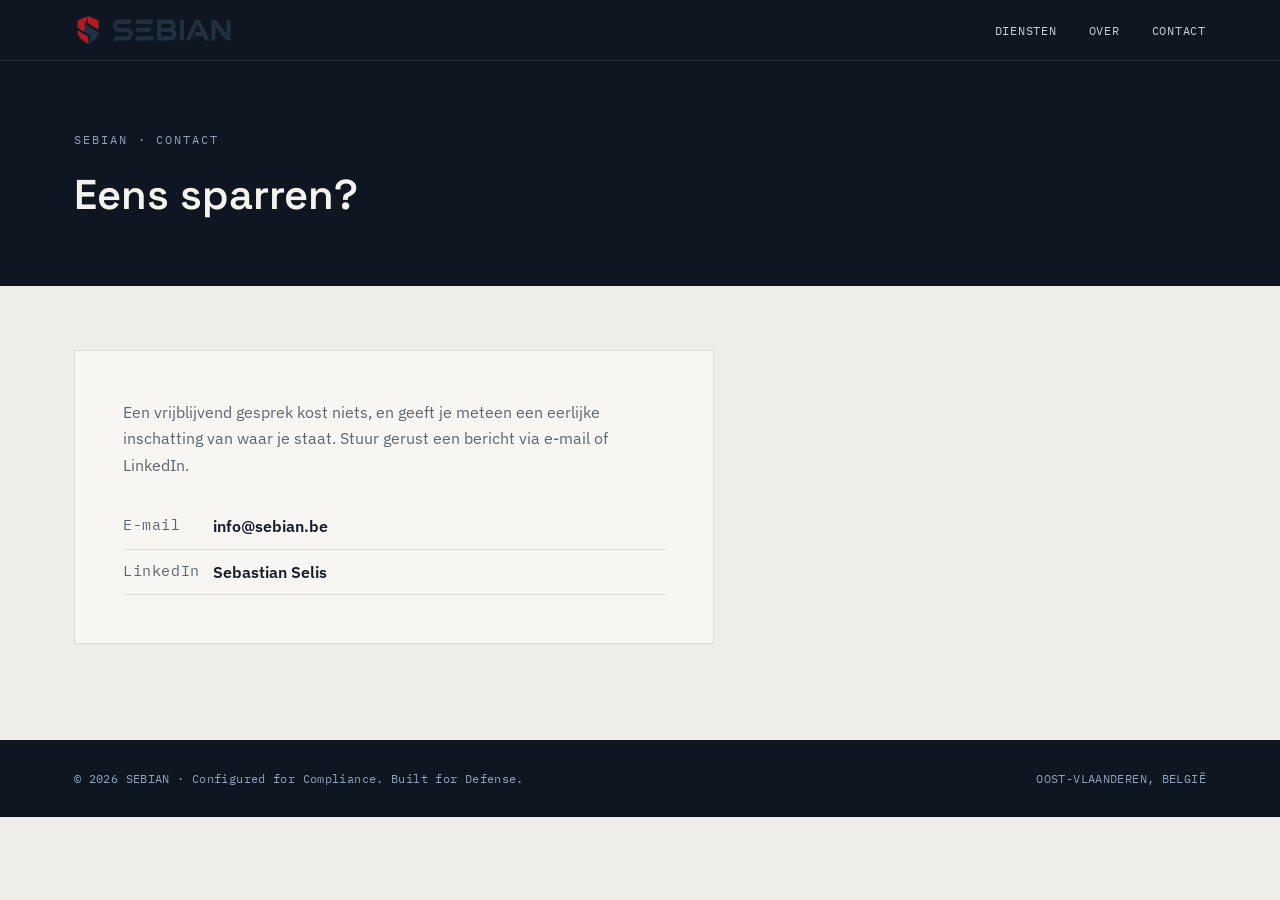
<file: contact.html>
<!DOCTYPE html>
<html lang="nl">
<head>
<meta charset="UTF-8">
<meta name="viewport" content="width=device-width, initial-scale=1.0">
<title>Contact | SEBIAN</title>
<meta name="description" content="Neem contact op met SEBIAN voor een vrijblijvend gesprek over de beveiliging van uw identiteits-, netwerk- of toegangsomgeving.">
<link rel="canonical" href="https://www.sebian.be/contact.html">
<meta name="theme-color" content="#0e1622">
<link rel="icon" type="image/x-icon" href="favicon.ico">
<link rel="icon" type="image/png" sizes="32x32" href="favicon.png">
<link rel="apple-touch-icon" href="sebian-icon.png">
<link rel="preconnect" href="https://fonts.googleapis.com">
<link rel="preconnect" href="https://fonts.gstatic.com" crossorigin>
<link href="https://fonts.googleapis.com/css2?family=Space+Grotesk:wght@400;500;600;700&family=IBM+Plex+Mono:wght@400;500;600&family=IBM+Plex+Sans:wght@400;500;600&display=swap" rel="stylesheet">
<link rel="stylesheet" href="styles.css">
</head>
<body>

<header class="nav">
  <div class="nav-inner">
    <a class="nav-brand" href="index.html">
      <img class="icon" src="sebian-icon.png" alt="">
      <img class="wordmark" src="sebian-wordmark.png" alt="SEBIAN">
    </a>
    <ul class="nav-links">
      <li><a href="diensten.html">Diensten</a></li>
      <li><a href="over.html">Over</a></li>
      <li><a href="contact.html">Contact</a></li>
    </ul>
  </div>
</header>

<section class="page-banner">
  <div class="page-banner-inner">
    <span class="eyebrow" style="color:#8fa0ba">SEBIAN · CONTACT</span>
    <h1>Eens sparren?</h1>
  </div>
</section>

<main>
  <section class="section" style="padding-top:64px">
    <div class="contact-wrap" style="max-width:640px">
      <p style="color:var(--ink-muted);max-width:52ch;margin-bottom:0">Een vrijblijvend gesprek kost niets, en geeft je meteen een eerlijke inschatting van waar je staat. Stuur gerust een bericht via e-mail of LinkedIn.</p>
      <ul class="field-list" style="margin-top:26px">
        <li><span class="field-label">E-mail</span><a href="mailto:info@sebian.be">info@sebian.be</a></li>
        <li><span class="field-label">LinkedIn</span><a href="https://be.linkedin.com/in/sebastian-selis-75a8121a1" target="_blank" rel="noopener">Sebastian Selis</a></li>
      </ul>
    </div>
  </section>
</main>

<footer>
  <div class="footer-inner">
    <span>© 2026 SEBIAN · Configured for Compliance. Built for Defense.</span>
    <span>OOST-VLAANDEREN, BELGIË</span>
  </div>
</footer>

</body>
</html>
</file>
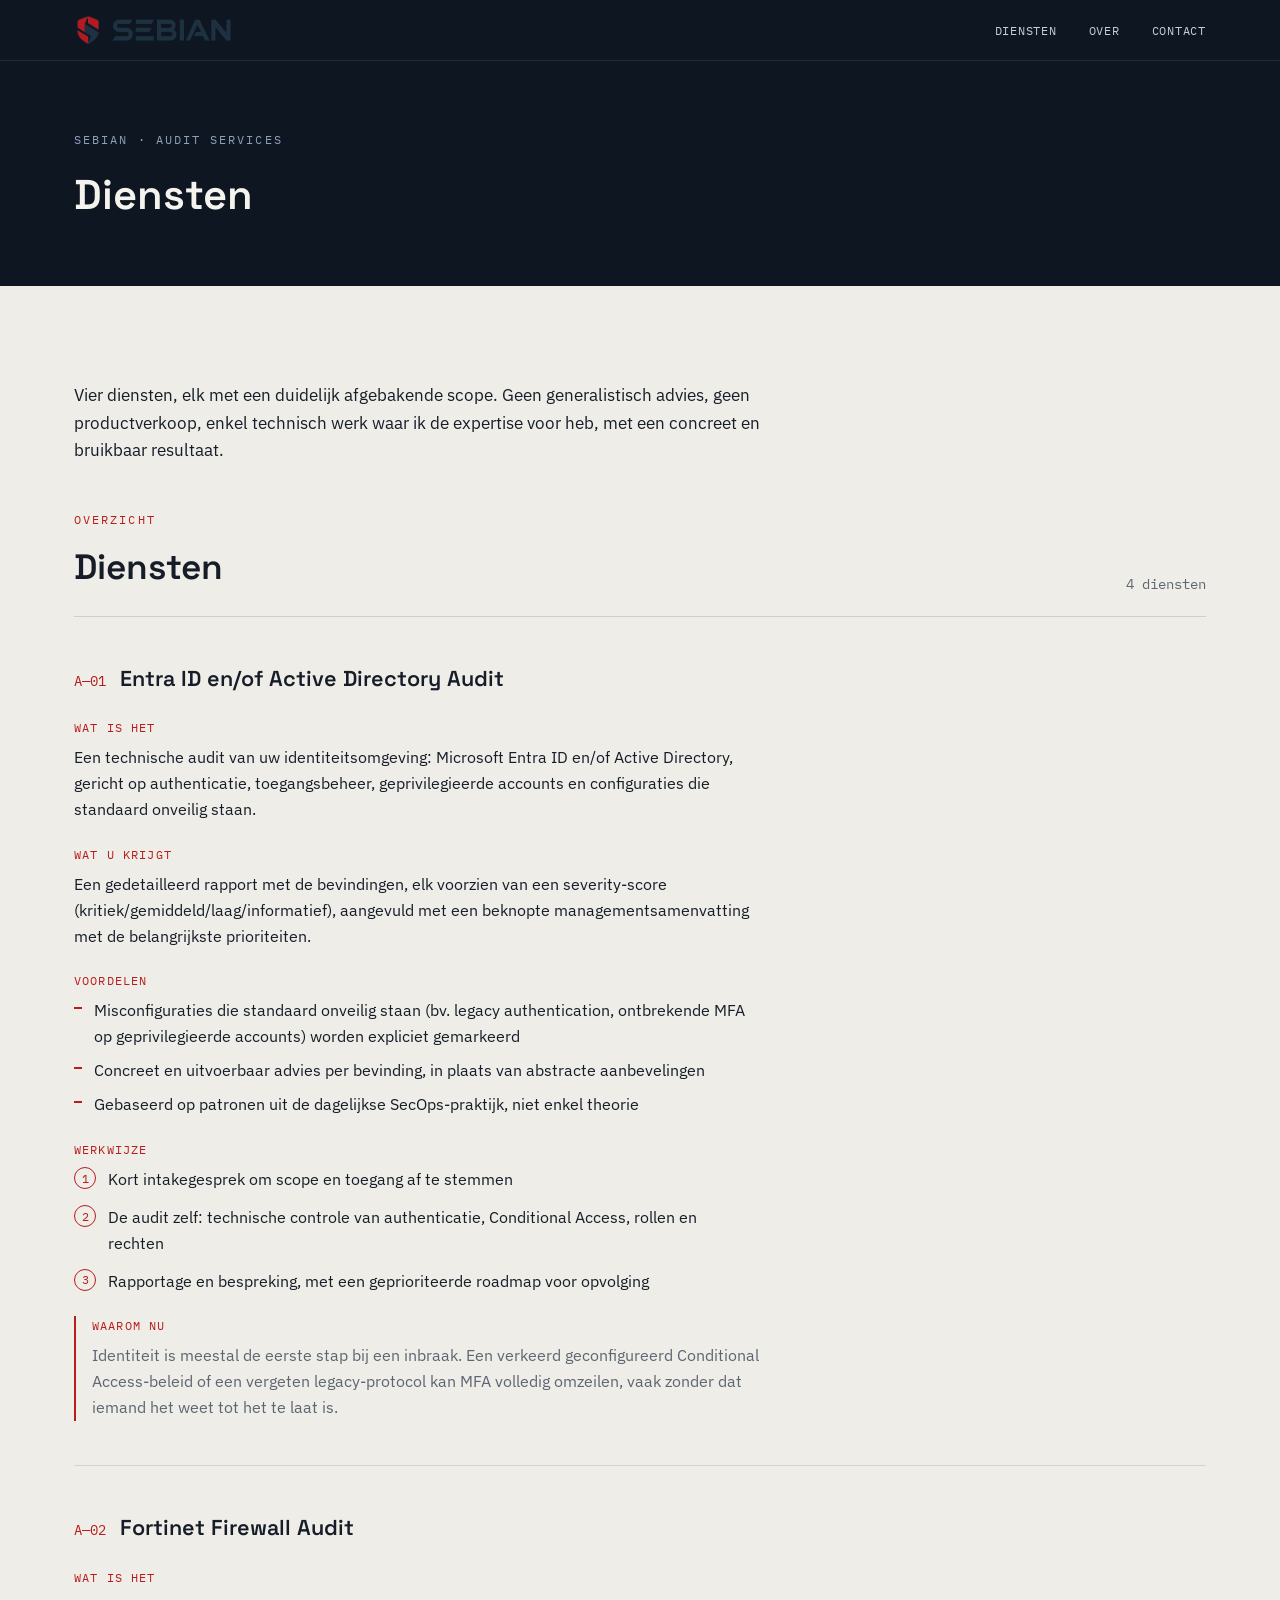
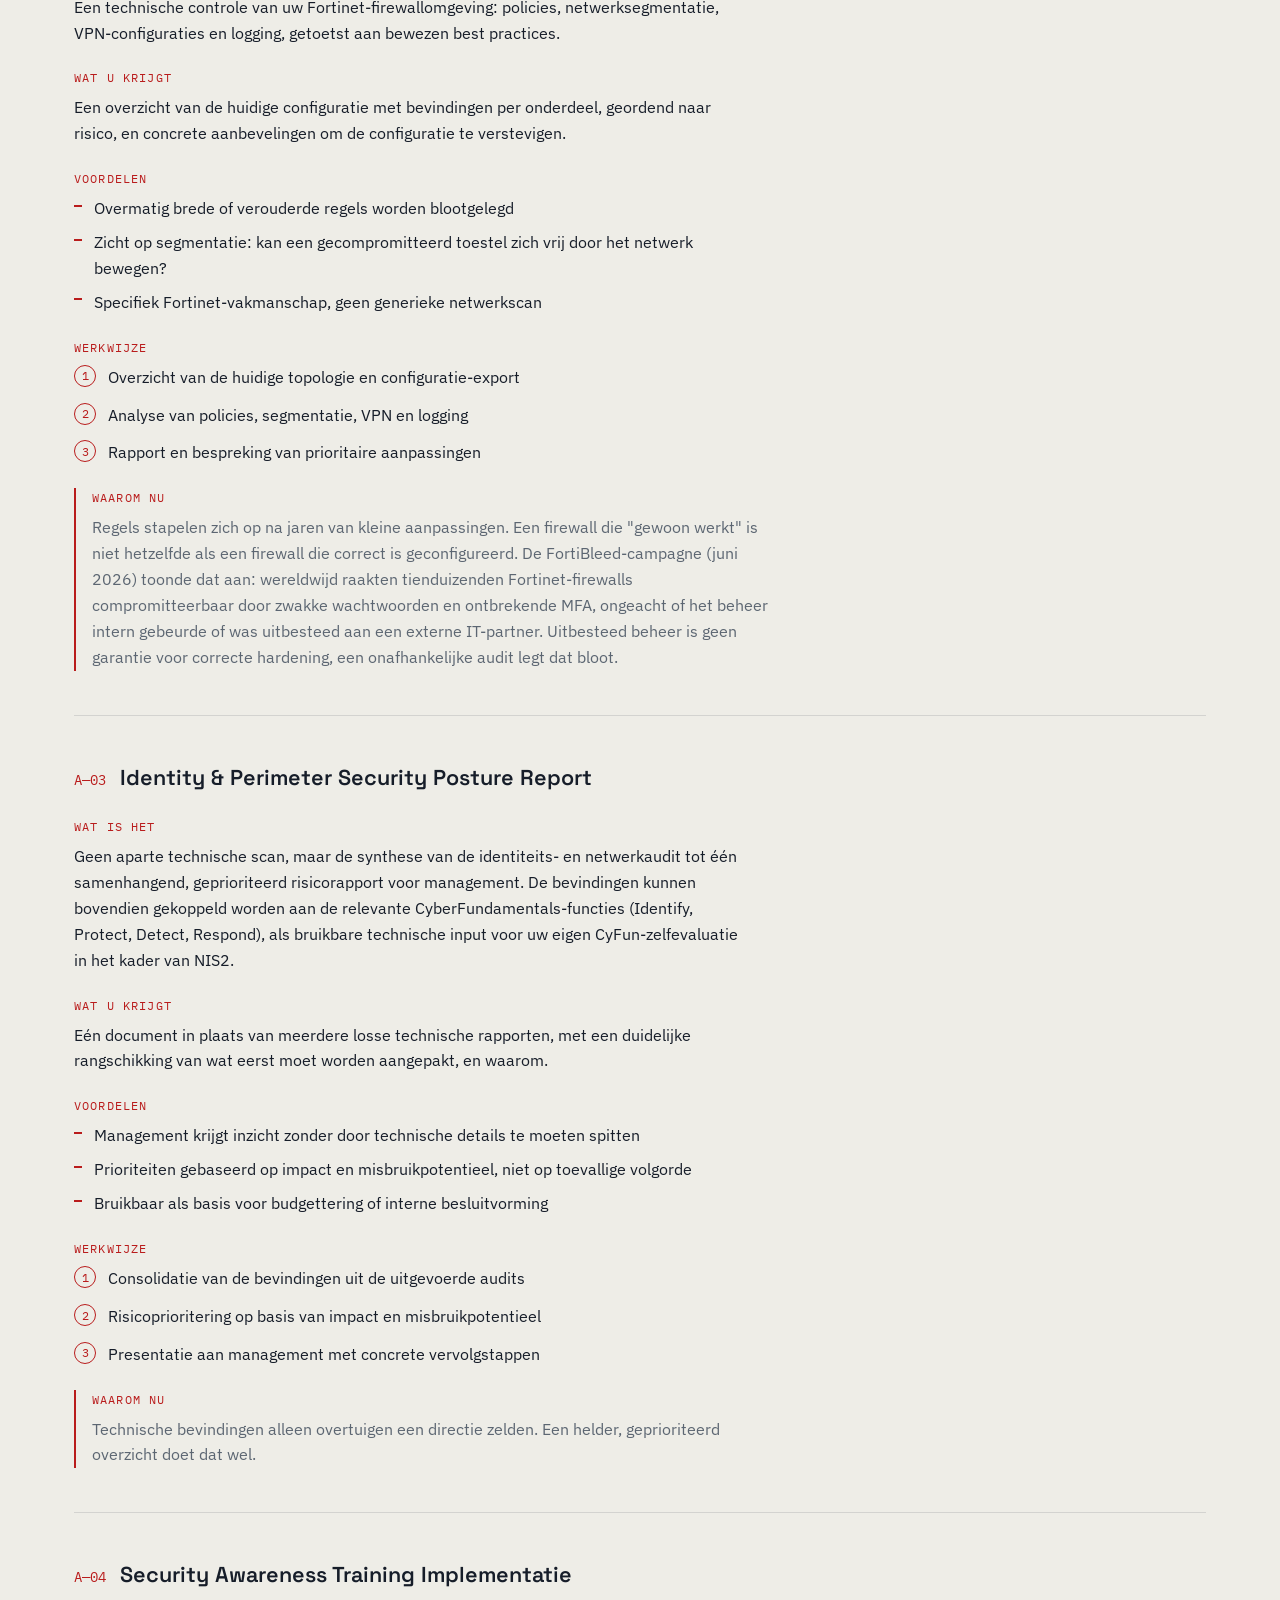
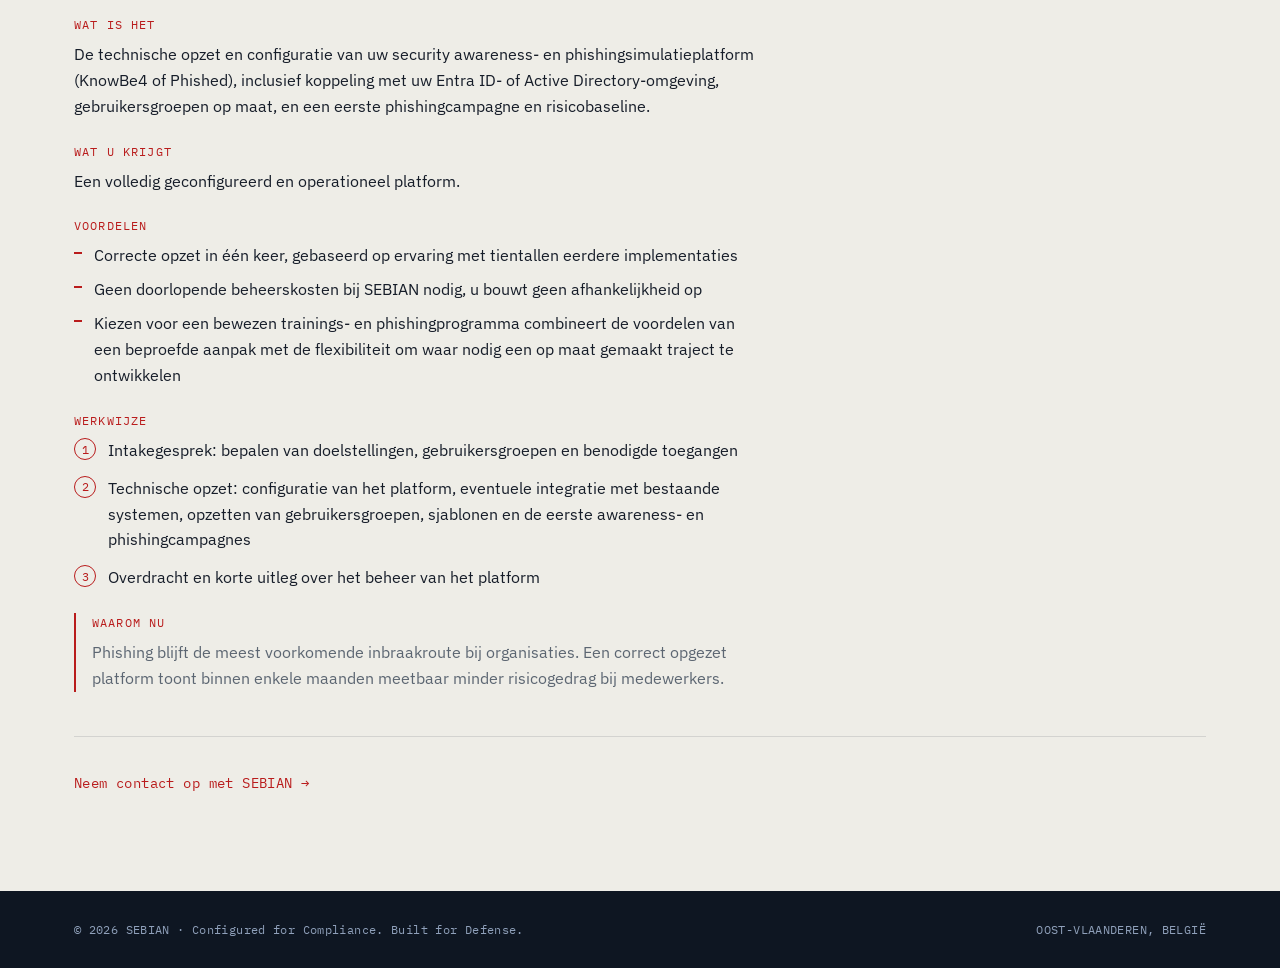
<file: diensten.html>
<!DOCTYPE html>
<html lang="nl">
<head>
<meta charset="UTF-8">
<meta name="viewport" content="width=device-width, initial-scale=1.0">
<title>Diensten | SEBIAN</title>
<meta name="description" content="Audit services van SEBIAN: Entra ID &amp; Active Directory Audit, Fortinet Firewall Audit, Identity &amp; Perimeter Security Posture Report, en Security Awareness Training Implementatie.">
<link rel="canonical" href="https://www.sebian.be/diensten.html">
<meta name="theme-color" content="#0e1622">
<link rel="icon" type="image/x-icon" href="favicon.ico">
<link rel="icon" type="image/png" sizes="32x32" href="favicon.png">
<link rel="apple-touch-icon" href="sebian-icon.png">
<link rel="preconnect" href="https://fonts.googleapis.com">
<link rel="preconnect" href="https://fonts.gstatic.com" crossorigin>
<link href="https://fonts.googleapis.com/css2?family=Space+Grotesk:wght@400;500;600;700&family=IBM+Plex+Mono:wght@400;500;600&family=IBM+Plex+Sans:wght@400;500;600&display=swap" rel="stylesheet">
<link rel="stylesheet" href="styles.css">
</head>
<body>

<header class="nav">
  <div class="nav-inner">
    <a class="nav-brand" href="index.html">
      <img class="icon" src="sebian-icon.png" alt="">
      <img class="wordmark" src="sebian-wordmark.png" alt="SEBIAN">
    </a>
    <ul class="nav-links">
      <li><a href="diensten.html">Diensten</a></li>
      <li><a href="over.html">Over</a></li>
      <li><a href="contact.html">Contact</a></li>
    </ul>
  </div>
</header>

<section class="page-banner">
  <div class="page-banner-inner">
    <span class="eyebrow" style="color:#8fa0ba">SEBIAN · AUDIT SERVICES</span>
    <h1>Diensten</h1>
  </div>
</section>

<main>
  <section class="section">
    <div class="intro-block" style="max-width:70ch">
      <p>Vier diensten, elk met een duidelijk afgebakende scope. Geen generalistisch advies, geen productverkoop, enkel technisch werk waar ik de expertise voor heb, met een concreet en bruikbaar resultaat.</p>
    </div>

    <div class="section-head">
      <div>
        <span class="eyebrow">Overzicht</span>
        <h2>Diensten</h2>
      </div>
      <span class="count">4 diensten</span>
    </div>

    <div class="service-block">
      <div class="service-head">
        <span class="service-code">A—01</span>
        <span class="service-title">Entra ID en/of Active Directory Audit</span>
      </div>

      <span class="service-label">Wat is het</span>
      <p>Een technische audit van uw identiteitsomgeving: Microsoft Entra ID en/of Active Directory, gericht op authenticatie, toegangsbeheer, geprivilegieerde accounts en configuraties die standaard onveilig staan.</p>

      <span class="service-label">Wat u krijgt</span>
      <p>Een gedetailleerd rapport met de bevindingen, elk voorzien van een severity-score (kritiek/gemiddeld/laag/informatief), aangevuld met een beknopte managementsamenvatting met de belangrijkste prioriteiten.</p>

      <span class="service-label">Voordelen</span>
      <ul class="service-list">
        <li>Misconfiguraties die standaard onveilig staan (bv. legacy authentication, ontbrekende MFA op geprivilegieerde accounts) worden expliciet gemarkeerd</li>
        <li>Concreet en uitvoerbaar advies per bevinding, in plaats van abstracte aanbevelingen</li>
        <li>Gebaseerd op patronen uit de dagelijkse SecOps-praktijk, niet enkel theorie</li>
      </ul>

      <span class="service-label">Werkwijze</span>
      <ol class="service-steps">
        <li>Kort intakegesprek om scope en toegang af te stemmen</li>
        <li>De audit zelf: technische controle van authenticatie, Conditional Access, rollen en rechten</li>
        <li>Rapportage en bespreking, met een geprioriteerde roadmap voor opvolging</li>
      </ol>

      <div class="service-why">
        <span class="service-label" style="margin-top:0">Waarom nu</span>
        <p>Identiteit is meestal de eerste stap bij een inbraak. Een verkeerd geconfigureerd Conditional Access-beleid of een vergeten legacy-protocol kan MFA volledig omzeilen, vaak zonder dat iemand het weet tot het te laat is.</p>
      </div>
    </div>

    <div class="service-block">
      <div class="service-head">
        <span class="service-code">A—02</span>
        <span class="service-title">Fortinet Firewall Audit</span>
      </div>

      <span class="service-label">Wat is het</span>
      <p>Een technische controle van uw Fortinet-firewallomgeving: policies, netwerksegmentatie, VPN-configuraties en logging, getoetst aan bewezen best practices.</p>

      <span class="service-label">Wat u krijgt</span>
      <p>Een overzicht van de huidige configuratie met bevindingen per onderdeel, geordend naar risico, en concrete aanbevelingen om de configuratie te verstevigen.</p>

      <span class="service-label">Voordelen</span>
      <ul class="service-list">
        <li>Overmatig brede of verouderde regels worden blootgelegd</li>
        <li>Zicht op segmentatie: kan een gecompromitteerd toestel zich vrij door het netwerk bewegen?</li>
        <li>Specifiek Fortinet-vakmanschap, geen generieke netwerkscan</li>
      </ul>

      <span class="service-label">Werkwijze</span>
      <ol class="service-steps">
        <li>Overzicht van de huidige topologie en configuratie-export</li>
        <li>Analyse van policies, segmentatie, VPN en logging</li>
        <li>Rapport en bespreking van prioritaire aanpassingen</li>
      </ol>

      <div class="service-why">
        <span class="service-label" style="margin-top:0">Waarom nu</span>
        <p>Regels stapelen zich op na jaren van kleine aanpassingen. Een firewall die "gewoon werkt" is niet hetzelfde als een firewall die correct is geconfigureerd. De FortiBleed-campagne (juni 2026) toonde dat aan: wereldwijd raakten tienduizenden Fortinet-firewalls compromitteerbaar door zwakke wachtwoorden en ontbrekende MFA, ongeacht of het beheer intern gebeurde of was uitbesteed aan een externe IT-partner. Uitbesteed beheer is geen garantie voor correcte hardening, een onafhankelijke audit legt dat bloot.</p>
      </div>
    </div>

    <div class="service-block">
      <div class="service-head">
        <span class="service-code">A—03</span>
        <span class="service-title">Identity &amp; Perimeter Security Posture Report</span>
      </div>

      <span class="service-label">Wat is het</span>
      <p>Geen aparte technische scan, maar de synthese van de identiteits- en netwerkaudit tot één samenhangend, geprioriteerd risicorapport voor management. De bevindingen kunnen bovendien gekoppeld worden aan de relevante CyberFundamentals-functies (Identify, Protect, Detect, Respond), als bruikbare technische input voor uw eigen CyFun-zelfevaluatie in het kader van NIS2.</p>

      <span class="service-label">Wat u krijgt</span>
      <p>Eén document in plaats van meerdere losse technische rapporten, met een duidelijke rangschikking van wat eerst moet worden aangepakt, en waarom.</p>

      <span class="service-label">Voordelen</span>
      <ul class="service-list">
        <li>Management krijgt inzicht zonder door technische details te moeten spitten</li>
        <li>Prioriteiten gebaseerd op impact en misbruikpotentieel, niet op toevallige volgorde</li>
        <li>Bruikbaar als basis voor budgettering of interne besluitvorming</li>
      </ul>

      <span class="service-label">Werkwijze</span>
      <ol class="service-steps">
        <li>Consolidatie van de bevindingen uit de uitgevoerde audits</li>
        <li>Risicoprioritering op basis van impact en misbruikpotentieel</li>
        <li>Presentatie aan management met concrete vervolgstappen</li>
      </ol>

      <div class="service-why">
        <span class="service-label" style="margin-top:0">Waarom nu</span>
        <p>Technische bevindingen alleen overtuigen een directie zelden. Een helder, geprioriteerd overzicht doet dat wel.</p>
      </div>
    </div>

    <div class="service-block">
      <div class="service-head">
        <span class="service-code">A—04</span>
        <span class="service-title">Security Awareness Training Implementatie</span>
      </div>

      <span class="service-label">Wat is het</span>
      <p>De technische opzet en configuratie van uw security awareness- en phishingsimulatieplatform (KnowBe4 of Phished), inclusief koppeling met uw Entra ID- of Active Directory-omgeving, gebruikersgroepen op maat, en een eerste phishingcampagne en risicobaseline.</p>

      <span class="service-label">Wat u krijgt</span>
      <p>Een volledig geconfigureerd en operationeel platform.</p>

      <span class="service-label">Voordelen</span>
      <ul class="service-list">
        <li>Correcte opzet in één keer, gebaseerd op ervaring met tientallen eerdere implementaties</li>
        <li>Geen doorlopende beheerskosten bij SEBIAN nodig, u bouwt geen afhankelijkheid op</li>
        <li>Kiezen voor een bewezen trainings- en phishingprogramma combineert de voordelen van een beproefde aanpak met de flexibiliteit om waar nodig een op maat gemaakt traject te ontwikkelen</li>
      </ul>

      <span class="service-label">Werkwijze</span>
      <ol class="service-steps">
        <li>Intakegesprek: bepalen van doelstellingen, gebruikersgroepen en benodigde toegangen</li>
        <li>Technische opzet: configuratie van het platform, eventuele integratie met bestaande systemen, opzetten van gebruikersgroepen, sjablonen en de eerste awareness- en phishingcampagnes</li>
        <li>Overdracht en korte uitleg over het beheer van het platform</li>
      </ol>

      <div class="service-why">
        <span class="service-label" style="margin-top:0">Waarom nu</span>
        <p>Phishing blijft de meest voorkomende inbraakroute bij organisaties. Een correct opgezet platform toont binnen enkele maanden meetbaar minder risicogedrag bij medewerkers.</p>
      </div>
    </div>

    <p style="margin-top:32px"><a href="contact.html" style="font-family:var(--mono);font-size:0.85rem;color:var(--red);text-decoration:none;letter-spacing:0.03em">Neem contact op met SEBIAN →</a></p>
  </section>
</main>

<footer>
  <div class="footer-inner">
    <span>© 2026 SEBIAN · Configured for Compliance. Built for Defense.</span>
    <span>OOST-VLAANDEREN, BELGIË</span>
  </div>
</footer>

</body>
</html>
</file>
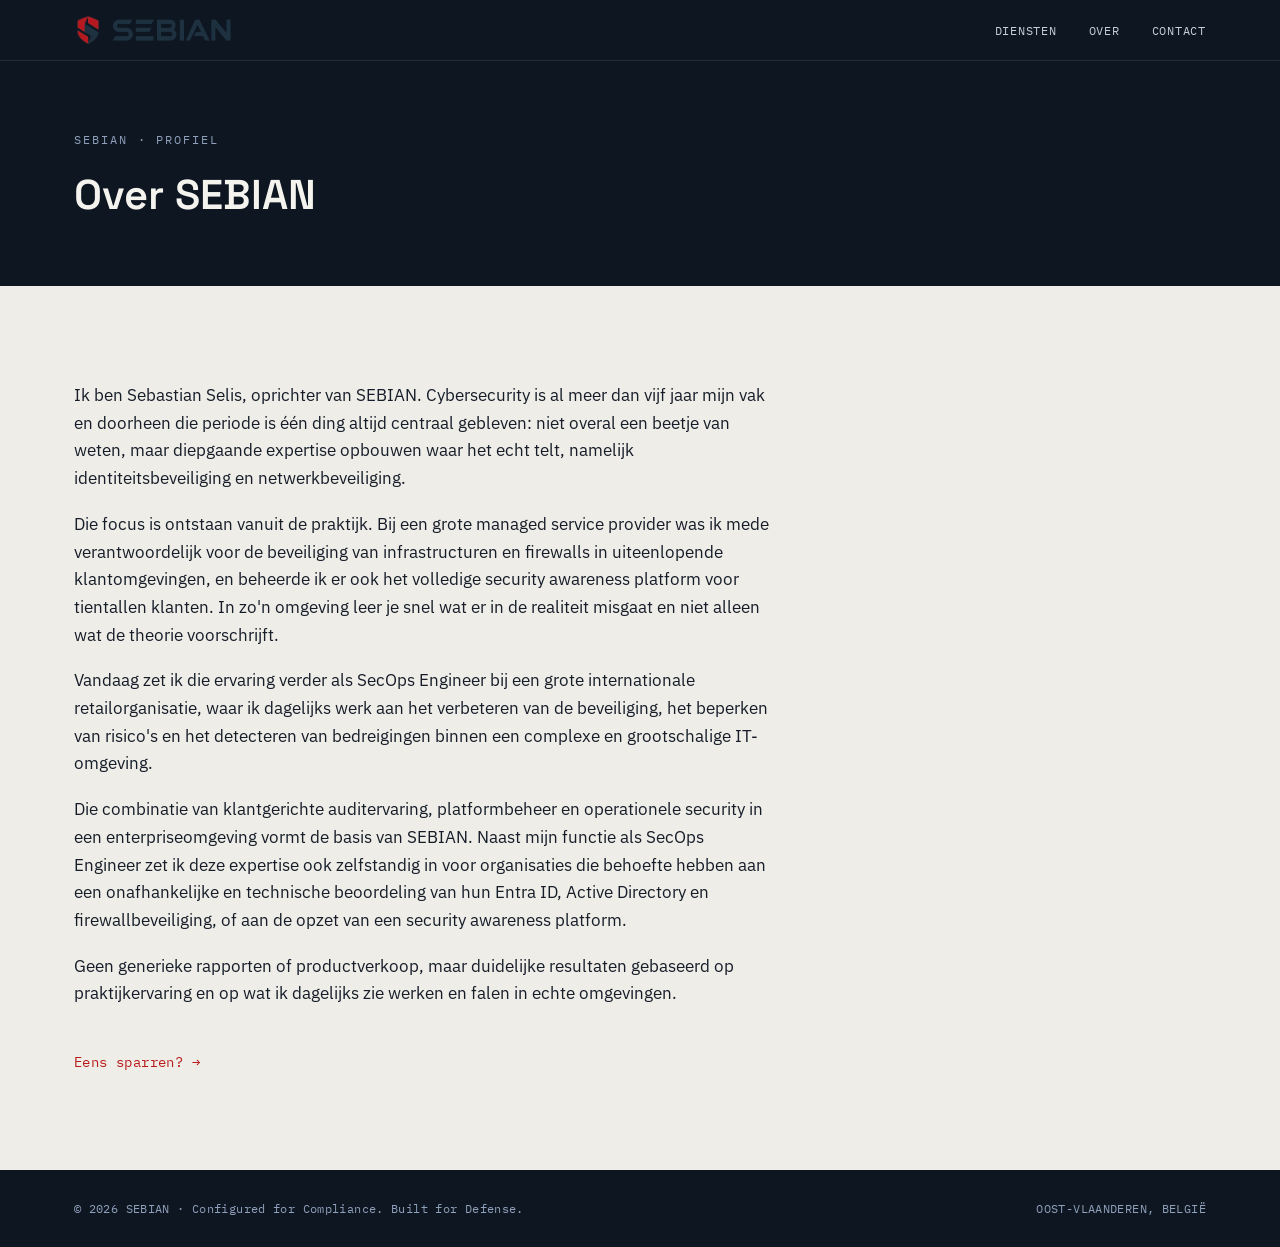
<file: over.html>
<!DOCTYPE html>
<html lang="nl">
<head>
<meta charset="UTF-8">
<meta name="viewport" content="width=device-width, initial-scale=1.0">
<title>Over Sebastian Selis | SEBIAN</title>
<meta name="description" content="Sebastian Selis, oprichter van SEBIAN, onafhankelijke cybersecurity dienstverlening. Meer dan 5 jaar ervaring in security engineering en SecOps.">
<link rel="canonical" href="https://www.sebian.be/over.html">
<meta name="theme-color" content="#0e1622">
<link rel="icon" type="image/x-icon" href="favicon.ico">
<link rel="icon" type="image/png" sizes="32x32" href="favicon.png">
<link rel="apple-touch-icon" href="sebian-icon.png">
<link rel="preconnect" href="https://fonts.googleapis.com">
<link rel="preconnect" href="https://fonts.gstatic.com" crossorigin>
<link href="https://fonts.googleapis.com/css2?family=Space+Grotesk:wght@400;500;600;700&family=IBM+Plex+Mono:wght@400;500;600&family=IBM+Plex+Sans:wght@400;500;600&display=swap" rel="stylesheet">
<link rel="stylesheet" href="styles.css">
</head>
<body>

<header class="nav">
  <div class="nav-inner">
    <a class="nav-brand" href="index.html">
      <img class="icon" src="sebian-icon.png" alt="">
      <img class="wordmark" src="sebian-wordmark.png" alt="SEBIAN">
    </a>
    <ul class="nav-links">
      <li><a href="diensten.html">Diensten</a></li>
      <li><a href="over.html">Over</a></li>
      <li><a href="contact.html">Contact</a></li>
    </ul>
  </div>
</header>

<section class="page-banner">
  <div class="page-banner-inner">
    <span class="eyebrow" style="color:#8fa0ba">SEBIAN · PROFIEL</span>
    <h1>Over SEBIAN</h1>
  </div>
</section>

<main>
  <section class="section">
    <div class="intro-block" style="max-width:70ch">
      <p>Ik ben Sebastian Selis, oprichter van SEBIAN. Cybersecurity is al meer dan vijf jaar mijn vak en doorheen die periode is één ding altijd centraal gebleven: niet overal een beetje van weten, maar diepgaande expertise opbouwen waar het echt telt, namelijk identiteitsbeveiliging en netwerkbeveiliging.</p>
      <p>Die focus is ontstaan vanuit de praktijk. Bij een grote managed service provider was ik mede verantwoordelijk voor de beveiliging van infrastructuren en firewalls in uiteenlopende klantomgevingen, en beheerde ik er ook het volledige security awareness platform voor tientallen klanten. In zo'n omgeving leer je snel wat er in de realiteit misgaat en niet alleen wat de theorie voorschrijft.</p>
      <p>Vandaag zet ik die ervaring verder als SecOps Engineer bij een grote internationale retailorganisatie, waar ik dagelijks werk aan het verbeteren van de beveiliging, het beperken van risico's en het detecteren van bedreigingen binnen een complexe en grootschalige IT-omgeving.</p>
      <p>Die combinatie van klantgerichte auditervaring, platformbeheer en operationele security in een enterpriseomgeving vormt de basis van SEBIAN. Naast mijn functie als SecOps Engineer zet ik deze expertise ook zelfstandig in voor organisaties die behoefte hebben aan een onafhankelijke en technische beoordeling van hun Entra ID, Active Directory en firewallbeveiliging, of aan de opzet van een security awareness platform.</p>
      <p>Geen generieke rapporten of productverkoop, maar duidelijke resultaten gebaseerd op praktijkervaring en op wat ik dagelijks zie werken en falen in echte omgevingen.</p>
    </div>
    <p style="margin-top:8px"><a href="contact.html" style="font-family:var(--mono);font-size:0.85rem;color:var(--red);text-decoration:none;letter-spacing:0.03em">Eens sparren? →</a></p>
  </section>
</main>

<footer>
  <div class="footer-inner">
    <span>© 2026 SEBIAN · Configured for Compliance. Built for Defense.</span>
    <span>OOST-VLAANDEREN, BELGIË</span>
  </div>
</footer>

</body>
</html>
</file>
<file: styles.css>
:root{
    --navy:#0e1622;
    --navy-mid:#16233a;
    --navy-line:rgba(255,255,255,0.09);
    --paper:#eeede7;
    --paper-raised:#f7f6f2;
    --ink:#161d29;
    --ink-muted:#5c6672;
    --red:#b91c1c;
    --red-deep:#7f1414;
    --off-white:#f4f3ee;
    --mono: 'IBM Plex Mono', ui-monospace, monospace;
    --sans: 'IBM Plex Sans', Arial, sans-serif;
    --display: 'Space Grotesk', var(--sans);
  }

  *{margin:0;padding:0;box-sizing:border-box}
  html{scroll-behavior:smooth}
  @media (prefers-reduced-motion: reduce){
    html{scroll-behavior:auto}
    *{animation-duration:0.001ms !important;animation-iteration-count:1 !important;transition-duration:0.001ms !important}
  }

  body{
    font-family:var(--sans);
    background:var(--paper);
    color:var(--ink);
    line-height:1.65;
    -webkit-font-smoothing:antialiased;
  }

  a{color:inherit}
  img{display:block;max-width:100%}

  :focus-visible{
    outline:2px solid var(--red);
    outline-offset:3px;
  }

  .eyebrow{
    font-family:var(--mono);
    font-size:0.72rem;
    letter-spacing:0.18em;
    text-transform:uppercase;
  }

  /* ---------- NAV ---------- */
  header.nav{
    position:sticky;
    top:0;
    z-index:50;
    background:var(--navy);
    border-bottom:1px solid var(--navy-line);
  }
  .nav-inner{
    max-width:1180px;
    margin:0 auto;
    padding:16px 24px;
    display:flex;
    align-items:center;
    justify-content:space-between;
  }
  .nav-brand{
    display:flex;
    align-items:center;
    gap:10px;
    font-family:var(--display);
    font-weight:600;
    letter-spacing:0.04em;
    color:var(--off-white);
    text-decoration:none;
    font-size:1.05rem;
  }
  .nav-brand img.icon{width:28px;height:28px}
  .nav-brand img.wordmark{height:22px;width:auto;display:block}
  .nav-links{
    display:flex;
    gap:32px;
    list-style:none;
    font-family:var(--mono);
    font-size:0.78rem;
    letter-spacing:0.06em;
    text-transform:uppercase;
  }
  .nav-links a{
    text-decoration:none;
    color:#c6cedb;
    transition:color 0.15s ease;
  }
  .nav-links a:hover{color:var(--off-white)}
  @media (max-width:640px){
    .nav-links{gap:18px}
    .nav-links a{font-size:0.7rem}
  }

  /* ---------- HERO (blueprint) ---------- */
  .hero{
    position:relative;
    background:var(--navy);
    color:var(--off-white);
    padding:100px 24px 0;
    overflow:hidden;
  }
  .hex-stage{
    position:absolute;
    left:0;right:0;bottom:0;
    height:78%;
    overflow:hidden;
    z-index:0;
    pointer-events:none;
    perspective:1200px;
    -webkit-mask-image:linear-gradient(to top, black 30%, transparent 92%);
    mask-image:linear-gradient(to top, black 30%, transparent 92%);
  }
  .hex-bg{
    position:absolute;
    left:50%;
    bottom:0;
    width:150%;
    height:300%;
    transform:translateX(-50%) rotateX(55deg);
    transform-origin:bottom center;
  }
  .hero-frame{position:relative;z-index:1}
  .hero-frame{
    max-width:1180px;
    margin:0 auto;
    position:relative;
    padding:0 0 90px;
  }
  .crop{
    position:absolute;
    width:22px;
    height:22px;
    border:1.5px solid rgba(255,255,255,0.35);
  }
  .crop.tl{top:-40px;left:0;border-right:none;border-bottom:none}
  .crop.tr{top:-40px;right:0;border-left:none;border-bottom:none}
  .crop.bl{bottom:50px;left:0;border-right:none;border-top:none}
  .crop.br{bottom:50px;right:0;border-left:none;border-top:none}

  .hero-meta{
    display:flex;
    justify-content:space-between;
    align-items:baseline;
    color:#8fa0ba;
    margin-bottom:56px;
    flex-wrap:wrap;
    gap:8px;
  }

  .hero-main{
    display:grid;
    grid-template-columns:auto 1fr;
    gap:28px;
    align-items:start;
  }
  .hero-logo{width:64px;height:64px;flex-shrink:0;margin-top:6px}
  .hero-company{
    font-family:var(--mono);
    color:var(--red);
    font-size:0.8rem;
    letter-spacing:0.22em;
    margin-bottom:14px;
  }
  .hero h1{
    font-family:var(--display);
    font-weight:600;
    font-size:clamp(2.1rem, 5vw, 3.6rem);
    line-height:1.12;
    letter-spacing:-0.01em;
    margin-bottom:24px;
  }
  .hero p.lead{
    max-width:620px;
    color:#c6cedb;
    font-size:1.05rem;
    margin-bottom:34px;
  }
  .btn{
    display:inline-flex;
    align-items:center;
    gap:10px;
    padding:14px 26px;
    background:var(--red);
    color:#fff;
    text-decoration:none;
    font-family:var(--mono);
    font-size:0.82rem;
    letter-spacing:0.04em;
    text-transform:uppercase;
    border:1px solid var(--red);
    transition:background 0.15s ease, color 0.15s ease;
  }
  .btn:hover{background:transparent;color:var(--red)}

  @media (max-width:640px){
    .hero-main{grid-template-columns:1fr}
    .hero-logo{width:48px;height:48px}
    .crop{display:none}
  }

  /* ---------- FINDING PANEL (signature element) ---------- */
  .finding{
    margin-top:64px;
    background:rgba(255,255,255,0.03);
    border:1px solid var(--navy-line);
    padding:28px 28px 34px;
    position:relative;
  }
  .critical-callout{
    display:flex;
    align-items:center;
    gap:10px;
    border:1px dashed rgba(185,28,28,0.55);
    background:rgba(185,28,28,0.08);
    padding:11px 16px;
    margin-bottom:20px;
    font-family:var(--mono);
    font-size:0.76rem;
    letter-spacing:0.06em;
    text-transform:uppercase;
    color:#f0b4b4;
  }
  .critical-callout .dot{
    width:8px;height:8px;border-radius:50%;
    background:var(--red);
    flex-shrink:0;
    animation:pulse 2.4s ease-in-out infinite;
  }
  .severity{display:inline-flex;gap:3px;align-items:center;vertical-align:middle}
  .severity .tick{width:13px;height:4px;background:rgba(255,255,255,0.12)}
  .severity .tick.sev-crit{background:#e35c5c}
  .severity .tick.sev-med{background:#d68a34}
  .severity .tick.sev-low{background:#d4b029}
  .sev-legend{
    display:flex;
    gap:22px;
    margin-top:16px;
    flex-wrap:wrap;
    font-family:var(--mono);
    font-size:0.7rem;
    letter-spacing:0.04em;
    color:#8fa0ba;
  }
  .sev-legend span{display:inline-flex;align-items:center;gap:7px}
  .sev-legend i{width:8px;height:8px;display:inline-block;flex-shrink:0}

  .finding-label{
    color:#8fa0ba;
    margin-bottom:18px;
    display:block;
  }
  .table-scroll{
    overflow-x:auto;
    margin:0 -2px;
    padding:0 2px;
  }
  table.audit{
    width:100%;
    min-width:560px;
    border-collapse:collapse;
    font-family:var(--mono);
    font-size:0.85rem;
  }
  table.audit th{
    text-align:left;
    color:#8fa0ba;
    font-weight:500;
    font-size:0.72rem;
    letter-spacing:0.08em;
    text-transform:uppercase;
    padding-bottom:10px;
    border-bottom:1px solid var(--navy-line);
  }
  table.audit td{
    padding:12px 10px 12px 0;
    border-bottom:1px solid var(--navy-line);
    color:#dbe1ea;
  }
  table.audit tr:last-child td{border-bottom:none}
  table.audit td.status-ok{color:#3fa66d;font-weight:600}
  .status-ok::before{content:"✓  ";color:#3fa66d}
  table.audit td.status-crit{color:#e35c5c;font-weight:600}
  .status-crit::before{content:"✕  "}
  table.audit td.status-med{color:#d68a34;font-weight:600}
  .status-med::before{content:"✕  "}
  table.audit td.status-low{color:#d4b029;font-weight:600}
  .status-low::before{content:"✕  "}
  tr.flagged td{background:rgba(185,28,28,0.07)}

  .annotation{
    margin-top:22px;
    padding-left:22px;
    border-left:2px dashed rgba(185,28,28,0.5);
  }
  .annotation .tag{
    display:inline-block;
    font-family:var(--mono);
    font-size:0.68rem;
    letter-spacing:0.1em;
    color:#fff;
    background:var(--red);
    padding:3px 8px;
    margin-bottom:8px;
  }
  .annotation p{
    color:#c6cedb;
    font-size:0.92rem;
    max-width:560px;
  }

  /* ---------- SECTIONS (paper) ---------- */
  main{background:var(--paper)}
  .section{
    max-width:1180px;
    margin:0 auto;
    padding:96px 24px;
  }
  .section-head{
    display:flex;
    justify-content:space-between;
    align-items:flex-end;
    gap:24px;
    margin-bottom:0;
    border-bottom:1px solid rgba(22,29,41,0.15);
    padding-bottom:20px;
  }
  .section-head .eyebrow{color:var(--red)}
  .section-head h2{
    font-family:var(--display);
    font-weight:600;
    font-size:clamp(1.6rem, 3vw, 2.2rem);
    margin-top:6px;
  }
  .section-head .count{
    font-family:var(--mono);
    color:var(--ink-muted);
    font-size:0.85rem;
  }

  /* Services index */
  .index-row{
    display:grid;
    grid-template-columns:80px 260px 1fr;
    gap:28px;
    padding:26px 0;
    border-bottom:1px solid rgba(22,29,41,0.12);
    transition:padding-left 0.15s ease, border-color 0.15s ease;
    border-left:2px solid transparent;
  }
  .index-row:hover{
    padding-left:14px;
    border-left:2px solid var(--red);
  }
  .index-code{
    font-family:var(--mono);
    color:var(--red);
    font-size:0.85rem;
    padding-top:2px;
  }
  .index-title{
    font-family:var(--display);
    font-weight:600;
    font-size:1.05rem;
  }
  .index-desc{color:var(--ink-muted);font-size:0.94rem}
  @media (max-width:760px){
    .index-row{grid-template-columns:1fr;gap:6px}
  }

  /* About / notes */
  .notes{
    display:grid;
    grid-template-columns:repeat(2, 1fr);
    gap:36px 48px;
  }
  .note{
    display:flex;
    gap:16px;
  }
  .note-num{
    font-family:var(--mono);
    color:var(--red);
    font-size:0.85rem;
    flex-shrink:0;
    padding-top:3px;
  }
  .note p{color:var(--ink);font-size:1rem;max-width:44ch}
  @media (max-width:760px){
    .notes{grid-template-columns:1fr}
  }

  /* Contact */
  .contact-wrap{
    background:var(--paper-raised);
    border:1px solid rgba(22,29,41,0.12);
    padding:48px;
  }
  .contact-wrap h2{
    font-family:var(--display);
    font-size:1.7rem;
    font-weight:600;
    margin-bottom:10px;
  }
  .contact-wrap p{color:var(--ink-muted);max-width:44ch;margin-bottom:26px}
  .field-list{list-style:none;font-size:0.92rem}
  .field-list li{
    display:flex;
    gap:14px;
    padding:9px 0;
    border-bottom:1px solid rgba(22,29,41,0.1);
  }
  .field-list .field-label{color:var(--ink-muted);width:76px;flex-shrink:0;letter-spacing:0.04em;font-family:var(--mono)}
  .field-list a{text-decoration:none;color:var(--ink);font-family:var(--sans);font-weight:600;font-size:1rem}
  .field-list a:hover{color:var(--red)}
  .contact-wrap p{color:var(--ink-muted);max-width:52ch;margin-bottom:0}
  @media (max-width:760px){
    .contact-wrap{padding:32px}
  }

  /* Status indicator */
  .status-badge{
    display:inline-flex;
    align-items:center;
    gap:10px;
    font-family:var(--mono);
    font-size:0.76rem;
    letter-spacing:0.06em;
    text-transform:uppercase;
    color:var(--ink-muted);
    margin-top:22px;
  }
  .status-dot{
    width:8px;height:8px;border-radius:50%;
    background:#1e8e5a;
    flex-shrink:0;
    animation:pulse 2.4s ease-in-out infinite;
  }
  @keyframes pulse{
    0%,100%{box-shadow:0 0 0 0 rgba(30,142,90,0.35)}
    50%{box-shadow:0 0 0 6px rgba(30,142,90,0)}
  }

  /* Hero scanline atmosphere */
  .hero::after{
    content:"";
    position:absolute;
    left:0;right:0;
    top:-140px;
    height:140px;
    background:linear-gradient(to bottom, transparent, rgba(255,255,255,0.05), transparent);
    animation:scan 9s linear infinite;
    pointer-events:none;
  }
  @keyframes scan{
    0%{top:-140px}
    100%{top:100%}
  }

  /* Methodology ticker inside finding panel */
  .ticker{
    margin-top:20px;
    padding-top:16px;
    border-top:1px solid var(--navy-line);
    font-family:var(--mono);
    font-size:0.74rem;
    letter-spacing:0.03em;
    color:#6d7f99;
  }
  .ticker b{color:#8fa0ba;font-weight:500}

  .intro-block{max-width:70ch;margin-bottom:40px}
  .intro-block p{font-size:1.05rem;color:var(--ink);margin-bottom:18px}
  .intro-block p:last-child{margin-bottom:0}

  .page-banner{
    background:var(--navy);
    color:var(--off-white);
    padding:64px 0 56px;
  }
  .page-banner-inner{
    max-width:1180px;
    margin:0 auto;
    padding:0 24px;
  }
  .page-banner h1{
    font-family:var(--display);
    font-weight:600;
    font-size:clamp(1.8rem, 4vw, 2.6rem);
    margin-top:10px;
  }

  /* Footer */
  footer{
    background:var(--navy);
    color:#8fa0ba;
    font-family:var(--mono);
    font-size:0.78rem;
    letter-spacing:0.03em;
  }
  .footer-inner{
    max-width:1180px;
    margin:0 auto;
    padding:28px 24px;
    display:flex;
    justify-content:space-between;
    flex-wrap:wrap;
    gap:10px;
  }

  /* Full-height side-margin pattern — flush against the viewport edge, only where the paper margin is wide enough */
  main{position:relative}
  @media (min-width:1650px){
    main::before,
    main::after{
      content:"";
      position:absolute;
      top:0;
      bottom:0;
      width:calc((100% - 1180px)/2);
      background-repeat:repeat-y;
      background-position:top center;
      background-size:150px 3400px;
      pointer-events:none;
      z-index:0;
    }
    main::before{
      left:0;
      background-image:url('data:image/svg+xml;utf8,<svg xmlns="http://www.w3.org/2000/svg" viewBox="0 0 150 3400" preserveAspectRatio="none"> <g fill="none" stroke="%23161d29" stroke-opacity="0.28" stroke-width="1.6"> <path d="M75,0 L75,110 L75,227 L75,302 L75,413 L75,534 L75,652 L75,735 L75,826 L75,918 L75,1047 L75,1153 L75,1228 L75,1353 L75,1433 L75,1562 L75,1642 L75,1755 L75,1850 L75,1933 L75,2012 L75,2129 L75,2207 L75,2284 L75,2378 L75,2483 L75,2553 L75,2672 L75,2742 L75,2868 L75,2991 L75,3071 L75,3142 L75,3227 L75,3345 L75,3400"/> <path d="M75,110 L107,110"/><path d="M75,227 L32,227"/><path d="M75,302 L33,302"/><path d="M75,413 L107,413"/><path d="M75,652 L110,652"/><path d="M75,826 L103,826"/><path d="M75,918 L27,918"/><path d="M75,1047 L126,1047"/><path d="M75,1153 L49,1153"/><path d="M75,1353 L114,1353"/><path d="M75,1433 L29,1433"/><path d="M75,1562 L31,1562"/><path d="M75,1642 L129,1642"/><path d="M75,1755 L43,1755"/><path d="M75,1850 L21,1850"/><path d="M75,1933 L128,1933"/><path d="M75,2012 L27,2012"/><path d="M75,2129 L111,2129"/><path d="M75,2207 L26,2207"/><path d="M75,2284 L25,2284"/><path d="M75,2378 L116,2378"/><path d="M75,2553 L29,2553"/><path d="M75,2672 L41,2672"/><path d="M75,2868 L34,2868"/><path d="M75,2991 L46,2991"/><path d="M75,3071 L31,3071"/><path d="M75,3142 L128,3142"/><path d="M75,3227 L48,3227"/><path d="M75,3345 L46,3345"/> </g> <circle cx="107" cy="110" r="4" fill="%23b91c1c"/><circle cx="32" cy="227" r="2.5" fill="%23161d29" fill-opacity="0.4"/><circle cx="33" cy="302" r="4" fill="%23b91c1c"/><circle cx="107" cy="413" r="3" fill="%23161d29" fill-opacity="0.4"/><circle cx="110" cy="652" r="4" fill="%23b91c1c"/><circle cx="103" cy="826" r="4" fill="%23b91c1c"/><circle cx="27" cy="918" r="2.5" fill="%23161d29" fill-opacity="0.4"/><circle cx="126" cy="1047" r="3" fill="%23161d29" fill-opacity="0.4"/><circle cx="49" cy="1153" r="3" fill="%23161d29" fill-opacity="0.4"/><circle cx="114" cy="1353" r="3" fill="%23161d29" fill-opacity="0.4"/><circle cx="29" cy="1433" r="4" fill="%23b91c1c"/><circle cx="31" cy="1562" r="2.5" fill="%23161d29" fill-opacity="0.4"/><circle cx="129" cy="1642" r="2.5" fill="%23161d29" fill-opacity="0.4"/><circle cx="43" cy="1755" r="3" fill="%23161d29" fill-opacity="0.4"/><circle cx="21" cy="1850" r="3" fill="%23161d29" fill-opacity="0.4"/><circle cx="128" cy="1933" r="3" fill="%23161d29" fill-opacity="0.4"/><circle cx="27" cy="2012" r="3" fill="%23161d29" fill-opacity="0.4"/><circle cx="111" cy="2129" r="4" fill="%23b91c1c"/><circle cx="26" cy="2207" r="4" fill="%23b91c1c"/><circle cx="25" cy="2284" r="2.5" fill="%23161d29" fill-opacity="0.4"/><circle cx="116" cy="2378" r="4" fill="%23b91c1c"/><circle cx="29" cy="2553" r="3" fill="%23161d29" fill-opacity="0.4"/><circle cx="41" cy="2672" r="3" fill="%23161d29" fill-opacity="0.4"/><circle cx="34" cy="2868" r="3" fill="%23161d29" fill-opacity="0.4"/><circle cx="46" cy="2991" r="4" fill="%23b91c1c"/><circle cx="31" cy="3071" r="4" fill="%23b91c1c"/><circle cx="128" cy="3142" r="3" fill="%23161d29" fill-opacity="0.4"/><circle cx="48" cy="3227" r="2.5" fill="%23161d29" fill-opacity="0.4"/><circle cx="46" cy="3345" r="2.5" fill="%23161d29" fill-opacity="0.4"/> </svg>');
    }
    main::after{
      right:0;
      background-image:url('data:image/svg+xml;utf8,<svg xmlns="http://www.w3.org/2000/svg" viewBox="0 0 150 3400" preserveAspectRatio="none"> <g fill="none" stroke="%23161d29" stroke-opacity="0.28" stroke-width="1.6"> <path d="M75,0 L75,95 L75,213 L75,343 L75,463 L75,556 L75,680 L75,780 L75,863 L75,971 L75,1101 L75,1181 L75,1311 L75,1391 L75,1470 L75,1573 L75,1659 L75,1788 L75,1864 L75,1943 L75,2069 L75,2155 L75,2225 L75,2320 L75,2424 L75,2548 L75,2659 L75,2742 L75,2860 L75,2986 L75,3106 L75,3232 L75,3345 L75,3400"/> <path d="M75,95 L43,95"/><path d="M75,213 L116,213"/><path d="M75,343 L37,343"/><path d="M75,556 L46,556"/><path d="M75,680 L20,680"/><path d="M75,780 L42,780"/><path d="M75,863 L36,863"/><path d="M75,971 L39,971"/><path d="M75,1181 L119,1181"/><path d="M75,1311 L49,1311"/><path d="M75,1391 L102,1391"/><path d="M75,1470 L38,1470"/><path d="M75,1573 L30,1573"/><path d="M75,1659 L39,1659"/><path d="M75,1788 L31,1788"/><path d="M75,1864 L105,1864"/><path d="M75,2069 L125,2069"/><path d="M75,2155 L105,2155"/><path d="M75,2225 L40,2225"/><path d="M75,2320 L112,2320"/><path d="M75,2424 L21,2424"/><path d="M75,2548 L107,2548"/><path d="M75,2659 L103,2659"/><path d="M75,2742 L38,2742"/><path d="M75,2986 L102,2986"/><path d="M75,3106 L21,3106"/><path d="M75,3232 L41,3232"/><path d="M75,3345 L106,3345"/> </g> <circle cx="43" cy="95" r="4" fill="%23b91c1c"/><circle cx="116" cy="213" r="2.5" fill="%23161d29" fill-opacity="0.4"/><circle cx="37" cy="343" r="2.5" fill="%23161d29" fill-opacity="0.4"/><circle cx="46" cy="556" r="2.5" fill="%23161d29" fill-opacity="0.4"/><circle cx="20" cy="680" r="2.5" fill="%23161d29" fill-opacity="0.4"/><circle cx="42" cy="780" r="3" fill="%23161d29" fill-opacity="0.4"/><circle cx="36" cy="863" r="2.5" fill="%23161d29" fill-opacity="0.4"/><circle cx="39" cy="971" r="4" fill="%23b91c1c"/><circle cx="119" cy="1181" r="2.5" fill="%23161d29" fill-opacity="0.4"/><circle cx="49" cy="1311" r="4" fill="%23b91c1c"/><circle cx="102" cy="1391" r="2.5" fill="%23161d29" fill-opacity="0.4"/><circle cx="38" cy="1470" r="4" fill="%23b91c1c"/><circle cx="30" cy="1573" r="4" fill="%23b91c1c"/><circle cx="39" cy="1659" r="3" fill="%23161d29" fill-opacity="0.4"/><circle cx="31" cy="1788" r="2.5" fill="%23161d29" fill-opacity="0.4"/><circle cx="105" cy="1864" r="3" fill="%23161d29" fill-opacity="0.4"/><circle cx="125" cy="2069" r="4" fill="%23b91c1c"/><circle cx="105" cy="2155" r="3" fill="%23161d29" fill-opacity="0.4"/><circle cx="40" cy="2225" r="4" fill="%23b91c1c"/><circle cx="112" cy="2320" r="3" fill="%23161d29" fill-opacity="0.4"/><circle cx="21" cy="2424" r="4" fill="%23b91c1c"/><circle cx="107" cy="2548" r="4" fill="%23b91c1c"/><circle cx="103" cy="2659" r="3" fill="%23161d29" fill-opacity="0.4"/><circle cx="38" cy="2742" r="4" fill="%23b91c1c"/><circle cx="102" cy="2986" r="3" fill="%23161d29" fill-opacity="0.4"/><circle cx="21" cy="3106" r="3" fill="%23161d29" fill-opacity="0.4"/><circle cx="41" cy="3232" r="4" fill="%23b91c1c"/><circle cx="106" cy="3345" r="4" fill="%23b91c1c"/> </svg>');
    }
    main > *{position:relative;z-index:1}
  }

  /* ---------- SERVICE DETAIL BLOCKS (Diensten page) ---------- */
  .service-block{
    padding:44px 0;
    border-bottom:1px solid rgba(22,29,41,0.12);
  }
  .service-block:last-child{border-bottom:none}
  .service-head{
    display:flex;
    align-items:baseline;
    gap:14px;
    margin-bottom:22px;
    flex-wrap:wrap;
  }
  .service-code{
    font-family:var(--mono);
    color:var(--red);
    font-size:0.9rem;
  }
  .service-title{
    font-family:var(--display);
    font-weight:600;
    font-size:1.35rem;
  }
  .service-label{
    font-family:var(--mono);
    font-size:0.72rem;
    letter-spacing:0.1em;
    text-transform:uppercase;
    color:var(--red);
    display:block;
    margin:22px 0 8px;
  }
  .service-label:first-of-type{margin-top:0}
  .service-block p{color:var(--ink);font-size:0.98rem;max-width:68ch}
  .service-list{list-style:none;max-width:68ch}
  .service-list li{
    position:relative;
    padding-left:20px;
    color:var(--ink);
    font-size:0.98rem;
    margin-bottom:8px;
  }
  .service-list li::before{
    content:"";
    position:absolute;
    left:0;top:0.55em;
    width:8px;height:2px;
    background:var(--red);
  }
  .service-steps{
    list-style:none;
    counter-reset:step;
    max-width:68ch;
  }
  .service-steps li{
    counter-increment:step;
    position:relative;
    padding-left:34px;
    color:var(--ink);
    font-size:0.98rem;
    margin-bottom:12px;
  }
  .service-steps li::before{
    content:counter(step);
    position:absolute;
    left:0;top:0;
    font-family:var(--mono);
    font-size:0.78rem;
    color:var(--red);
    border:1px solid var(--red);
    width:20px;height:20px;
    border-radius:50%;
    display:flex;
    align-items:center;
    justify-content:center;
  }
  .service-why{
    border-left:2px solid var(--red);
    padding-left:16px;
    margin-top:22px;
  }
  .service-why p{color:var(--ink-muted)}
</file>
